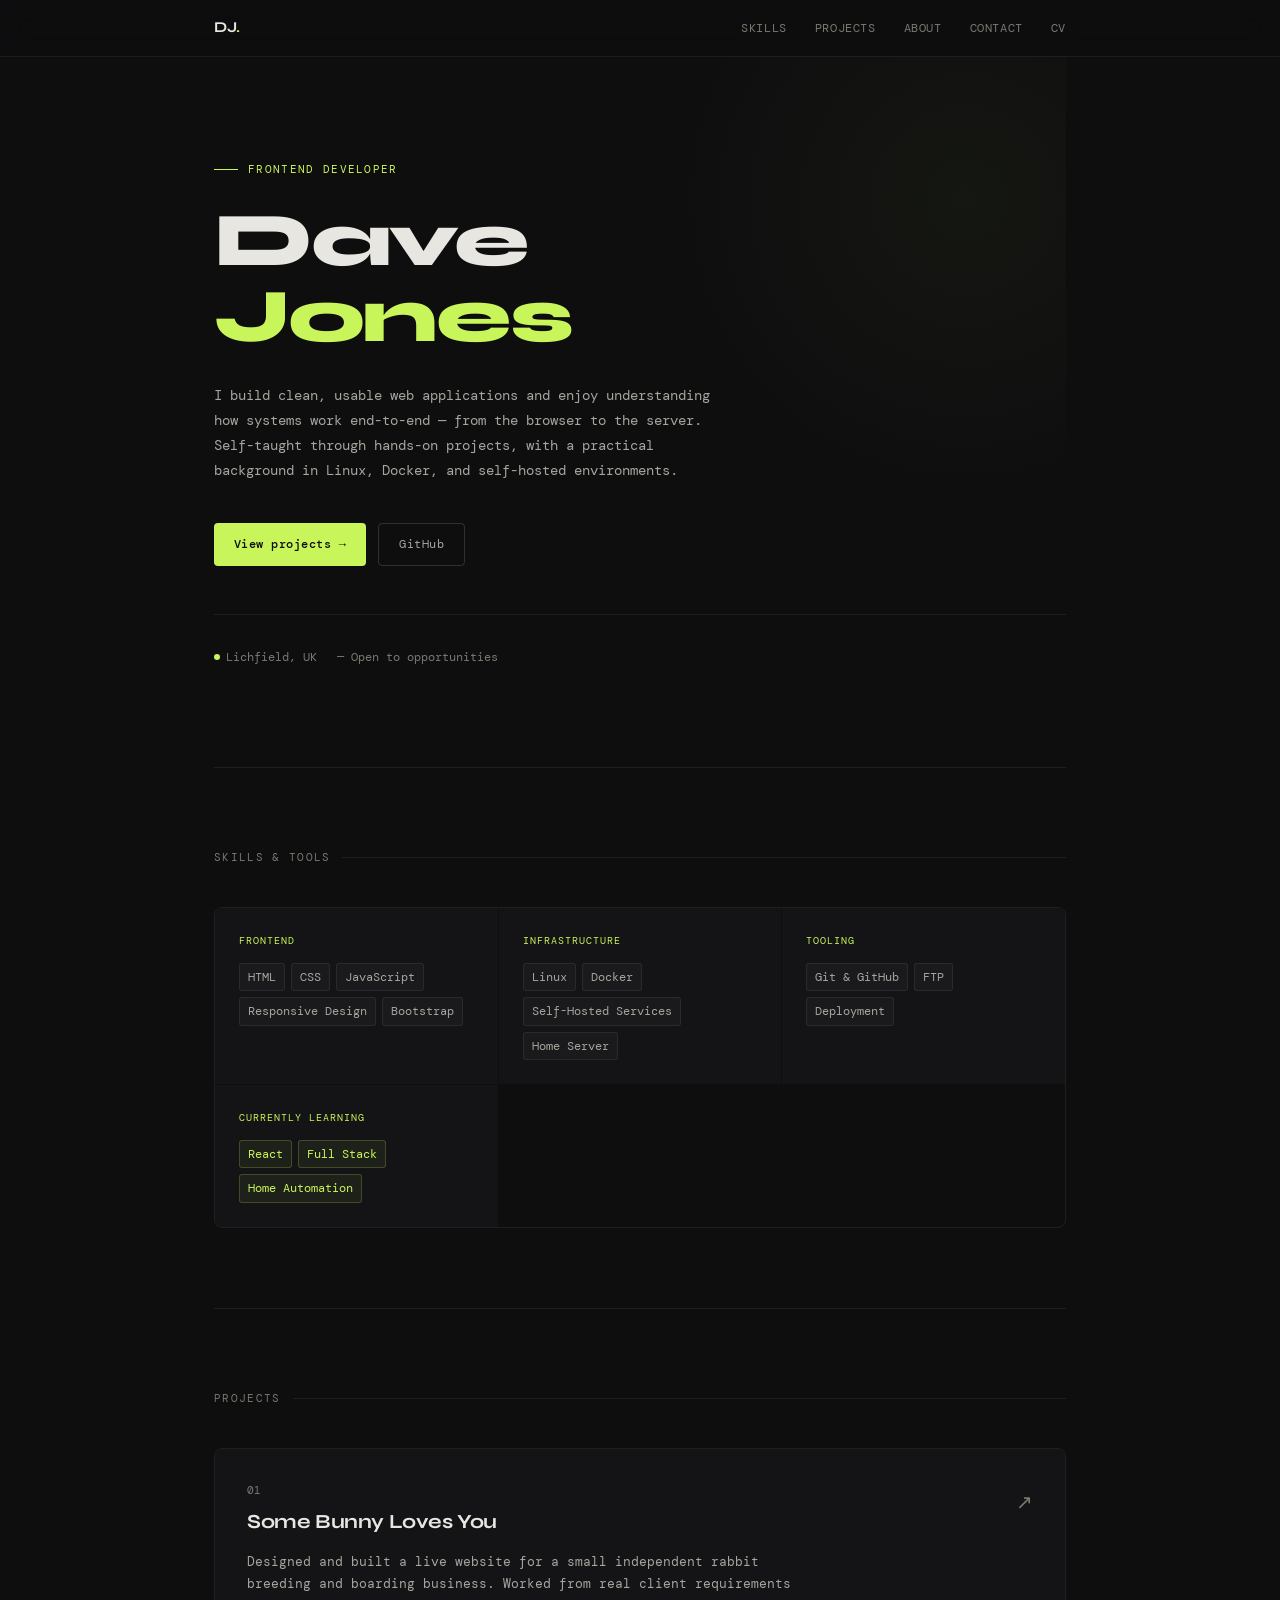
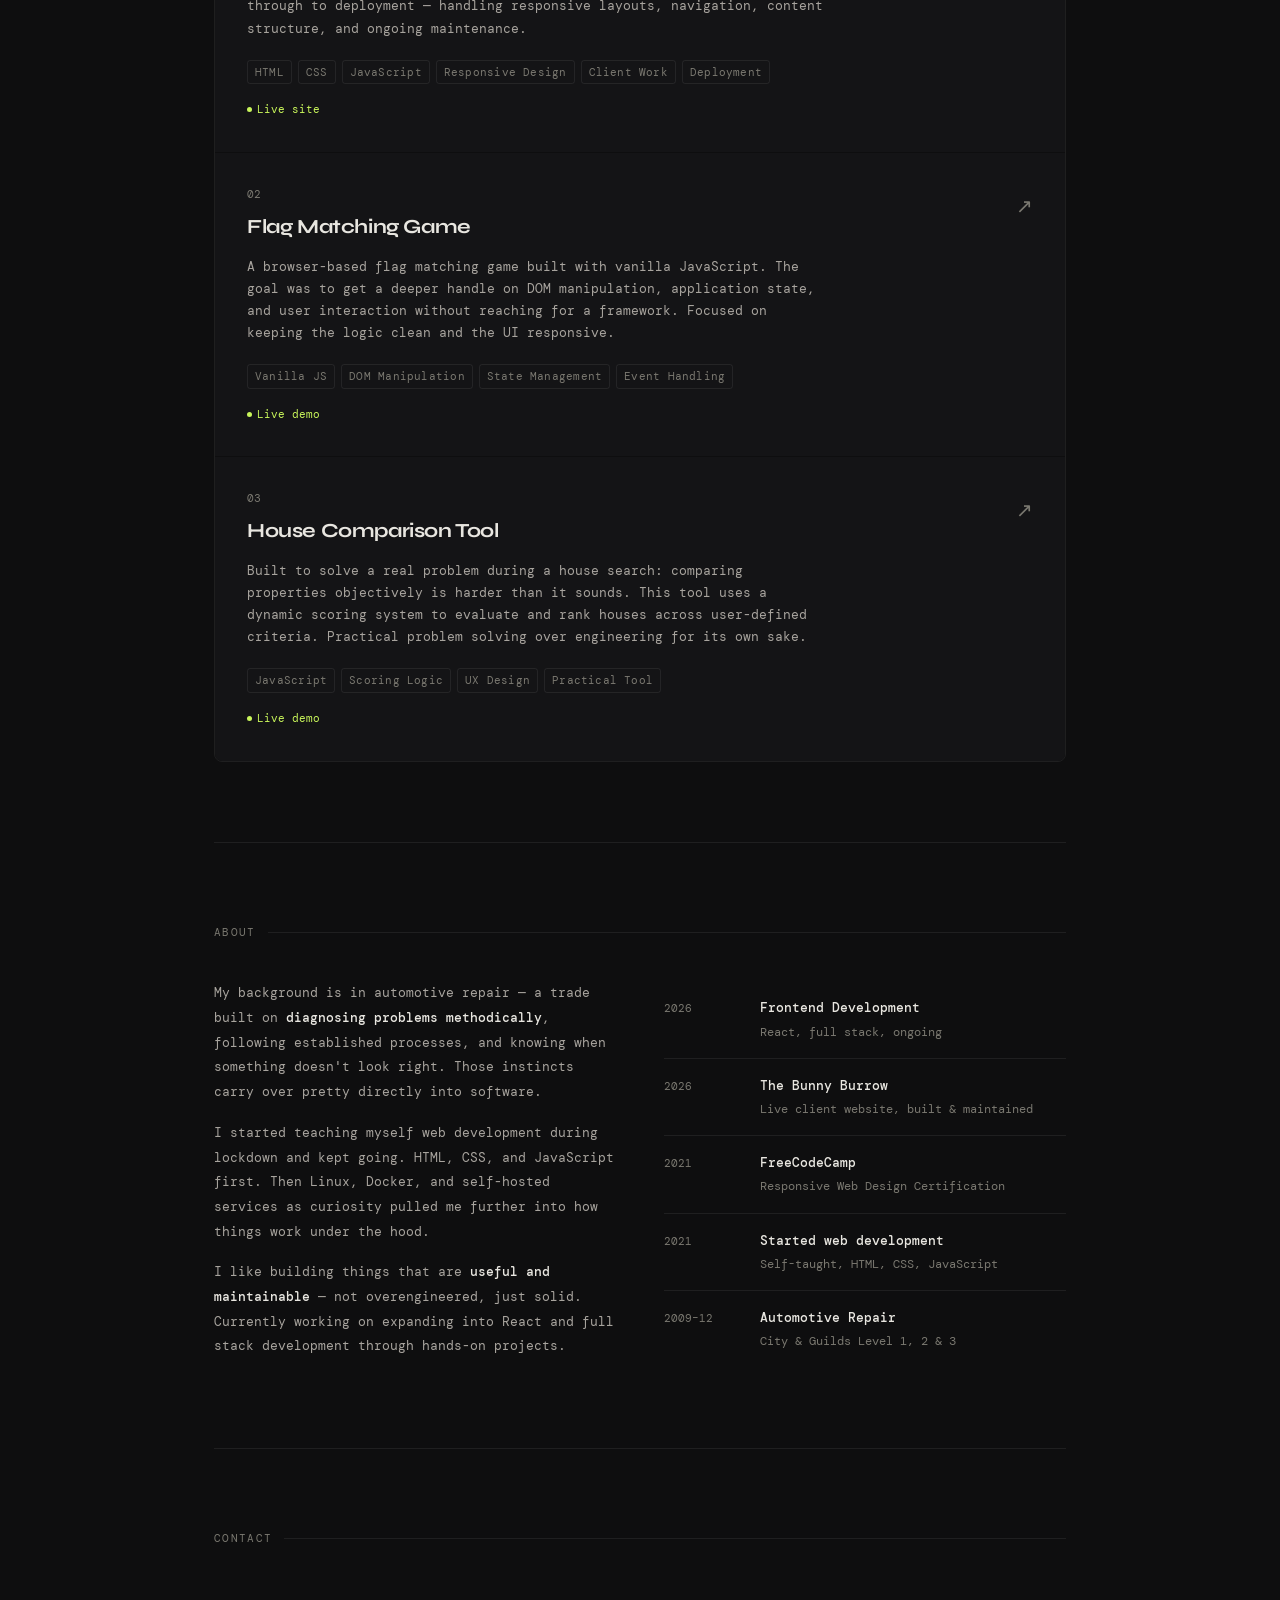
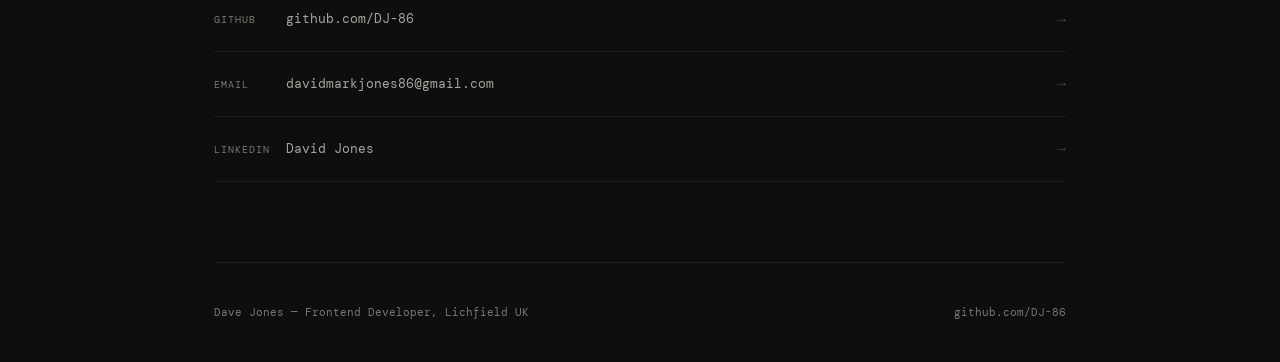
<file: index.html>
<!DOCTYPE html>
<html lang="en">
<head>
  <meta charset="UTF-8">
  <meta name="viewport" content="width=device-width, initial-scale=1.0">
  <title>Dave Jones — Frontend Developer</title>
  <link rel="preconnect" href="https://fonts.googleapis.com">
  <link rel="preconnect" href="https://fonts.gstatic.com" crossorigin>
  <link href="https://fonts.googleapis.com/css2?family=DM+Mono:ital,wght@0,300;0,400;0,500;1,300&family=Syne:wght@400;500;600;700;800&display=swap" rel="stylesheet">
  <link rel="stylesheet" href="style.css">
</head>
<body>

<!-- Nav -->
<nav>
  <div class="nav-inner">
    <a href="#" class="nav-logo">DJ<span>.</span></a>
    <ul class="nav-links">
      <li><a href="#skills">Skills</a></li>
      <li><a href="#projects">Projects</a></li>
      <li><a href="#about">About</a></li>
      <li><a href="#contact">Contact</a></li>
      <li><a href="cv/David-jonesCV.pdf">CV</a></li>
    </ul>
  </div>
</nav>

<!-- Hero -->
<div class="container">
  <div class="hero">
    <p class="hero-eyebrow">Frontend Developer</p>
    <h1 class="hero-headline">
      Dave<br>
      <em>Jones</em>
    </h1>
    <p class="hero-bio">
      I build clean, usable web applications and enjoy understanding how systems work
      end-to-end — from the browser to the server. Self-taught through hands-on
      projects, with a practical background in Linux, Docker, and self-hosted environments.
    </p>
    <div class="hero-links">
      <a href="#projects" class="btn btn-primary">View projects →</a>
      <a href="https://github.com/DJ-86" target="_blank" rel="noopener" class="btn btn-secondary">GitHub</a>
      
    </div>
    <div class="hero-location">
      <div class="hero-location-item">
        <span class="dot"></span>
        Lichfield, UK
      </div>
      <div class="hero-location-item">— Open to opportunities</div>
    </div>
  </div>
</div>

<!-- Skills -->
<div class="container">
  <section id="skills">
    <p class="section-label">Skills &amp; Tools</p>
    <div class="skills-grid">
      <div class="skill-group">
        <p class="skill-group-label">Frontend</p>
        <div class="skill-tags">
          <span class="skill-tag">HTML</span>
          <span class="skill-tag">CSS</span>
          <span class="skill-tag">JavaScript</span>
          <span class="skill-tag">Responsive Design</span>
          <span class="skill-tag">Bootstrap</span>
        </div>
      </div>
      <div class="skill-group">
        <p class="skill-group-label">Infrastructure</p>
        <div class="skill-tags">
          <span class="skill-tag">Linux</span>
          <span class="skill-tag">Docker</span>
          <span class="skill-tag">Self-Hosted Services</span>
          <span class="skill-tag">Home Server</span>
        </div>
      </div>
      <div class="skill-group">
        <p class="skill-group-label">Tooling</p>
        <div class="skill-tags">
          <span class="skill-tag">Git &amp; GitHub</span>
          <span class="skill-tag">FTP</span>
          <span class="skill-tag">Deployment</span>
        </div>
      </div>
      <div class="skill-group">
        <p class="skill-group-label">Currently Learning</p>
        <div class="skill-tags">
          <span class="skill-tag developing">React</span>
          <span class="skill-tag developing">Full Stack</span>
          <span class="skill-tag developing">Home Automation</span>
        </div>
      </div>
    </div>
  </section>
</div>

<!-- Projects -->
<div class="container">
  <section id="projects">
    <p class="section-label">Projects</p>
    <div class="projects-grid">

      <a href="https://www.somebunnylovesyou.co.uk" target="_blank" rel="noopener" class="project-card">
        <div class="project-header">
          <div>
            <p class="project-num">01</p>
            <h2 class="project-title">Some Bunny Loves You</h2>
          </div>
          <span class="project-arrow">↗</span>
        </div>
        <p class="project-desc">
          Designed and built a live website for a small independent rabbit breeding and boarding business.
          Worked from real client requirements through to deployment — handling responsive layouts,
          navigation, content structure, and ongoing maintenance.
        </p>
        <div class="project-tags">
          <span class="project-tag">HTML</span>
          <span class="project-tag">CSS</span>
          <span class="project-tag">JavaScript</span>
          <span class="project-tag">Responsive Design</span>
          <span class="project-tag">Client Work</span>
          <span class="project-tag">Deployment</span>
        </div>
        <div class="project-live"><span class="dot"></span> Live site</div>
      </a>

      <a href="projects/flag/index.html" target="_blank" rel="noopener" class="project-card">
        <div class="project-header">
          <div>
            <p class="project-num">02</p>
            <h2 class="project-title">Flag Matching Game</h2>
          </div>
          <span class="project-arrow">↗</span>
        </div>
        <p class="project-desc">
          A browser-based flag matching game built with vanilla JavaScript. The goal was to get a
          deeper handle on DOM manipulation, application state, and user interaction without reaching
          for a framework. Focused on keeping the logic clean and the UI responsive.
        </p>
        <div class="project-tags">
          <span class="project-tag">Vanilla JS</span>
          <span class="project-tag">DOM Manipulation</span>
          <span class="project-tag">State Management</span>
          <span class="project-tag">Event Handling</span>
        </div>
        <div class="project-live"><span class="dot"></span> Live demo</div>
      </a>

      <a href="projects/house/index.html" target="_blank" rel="noopener" class="project-card">
        <div class="project-header">
          <div>
            <p class="project-num">03</p>
            <h2 class="project-title">House Comparison Tool</h2>
          </div>
          <span class="project-arrow">↗</span>
        </div>
        <p class="project-desc">
          Built to solve a real problem during a house search: comparing properties objectively
          is harder than it sounds. This tool uses a dynamic scoring system to evaluate and rank
          houses across user-defined criteria. Practical problem solving over engineering for its own sake.
        </p>
        <div class="project-tags">
          <span class="project-tag">JavaScript</span>
          <span class="project-tag">Scoring Logic</span>
          <span class="project-tag">UX Design</span>
          <span class="project-tag">Practical Tool</span>
        </div>
        <div class="project-live"><span class="dot"></span> Live demo</div>
      </a>

    </div>
  </section>
</div>

<!-- About -->
<div class="container">
  <section id="about">
    <p class="section-label">About</p>
    <div class="about-grid">
      <div class="about-text">
        <p>
          My background is in automotive repair — a trade built on <strong>diagnosing problems
          methodically</strong>, following established processes, and knowing when something
          doesn't look right. Those instincts carry over pretty directly into software.
        </p>
        <p>
          I started teaching myself web development during lockdown and kept going. HTML, CSS,
          and JavaScript first. Then Linux, Docker, and self-hosted services as curiosity pulled
          me further into how things work under the hood.
        </p>
        <p>
          I like building things that are <strong>useful and maintainable</strong> — not
          overengineered, just solid. Currently working on expanding into React and full stack
          development through hands-on projects.
        </p>
      </div>
      <div>
        <div class="timeline">
          <div class="timeline-item">
            <span class="timeline-year">2026</span>
            <div class="timeline-content">
              <p class="timeline-title">Frontend Development</p>
              <p class="timeline-sub">React, full stack, ongoing</p>
            </div>
          </div>
          <div class="timeline-item">
            <span class="timeline-year">2026</span>
            <div class="timeline-content">
              <p class="timeline-title">The Bunny Burrow</p>
              <p class="timeline-sub">Live client website, built &amp; maintained</p>
            </div>
          </div>
          <div class="timeline-item">
            <span class="timeline-year">2021</span>
            <div class="timeline-content">
              <p class="timeline-title">FreeCodeCamp</p>
              <p class="timeline-sub">Responsive Web Design Certification</p>
            </div>
          </div>
          <div class="timeline-item">
            <span class="timeline-year">2021</span>
            <div class="timeline-content">
              <p class="timeline-title">Started web development</p>
              <p class="timeline-sub">Self-taught, HTML, CSS, JavaScript</p>
            </div>
          </div>
          <div class="timeline-item">
            <span class="timeline-year">2009–12</span>
            <div class="timeline-content">
              <p class="timeline-title">Automotive Repair</p>
              <p class="timeline-sub">City &amp; Guilds Level 1, 2 &amp; 3</p>
            </div>
          </div>
        </div>
      </div>
    </div>
  </section>
</div>

<!-- Contact -->
<div class="container">
  <section id="contact">
    <p class="section-label">Contact</p>
    <a href="https://github.com/DJ-86" target="_blank" rel="noopener" class="contact-row">
      <span class="contact-label">GitHub</span>
      <span class="contact-value">github.com/DJ-86</span>
      <span class="contact-arrow">→</span>
    </a>
    <a href="mailto:davidmarkjones86@gmail.com" class="contact-row">
      <span class="contact-label">Email</span>
      <span class="contact-value">davidmarkjones86@gmail.com</span>
      <span class="contact-arrow">→</span>
    </a>
    <a href="https://www.linkedin.com/in/david-jones-751206257/" target="_blank" rel="noopener" class="contact-row">
      <span class="contact-label">LinkedIn</span>
      <span class="contact-value">David Jones</span>
      <span class="contact-arrow">→</span>
    </a>
  </section>
</div>

<!-- Footer -->
<div class="container">
  <footer>
    <p>Dave Jones — Frontend Developer, Lichfield UK</p>
    <a href="https://github.com/DJ-86" target="_blank" rel="noopener">github.com/DJ-86</a>
  </footer>
</div>

<script src="main.js"></script>
</body>
</html>
</file>
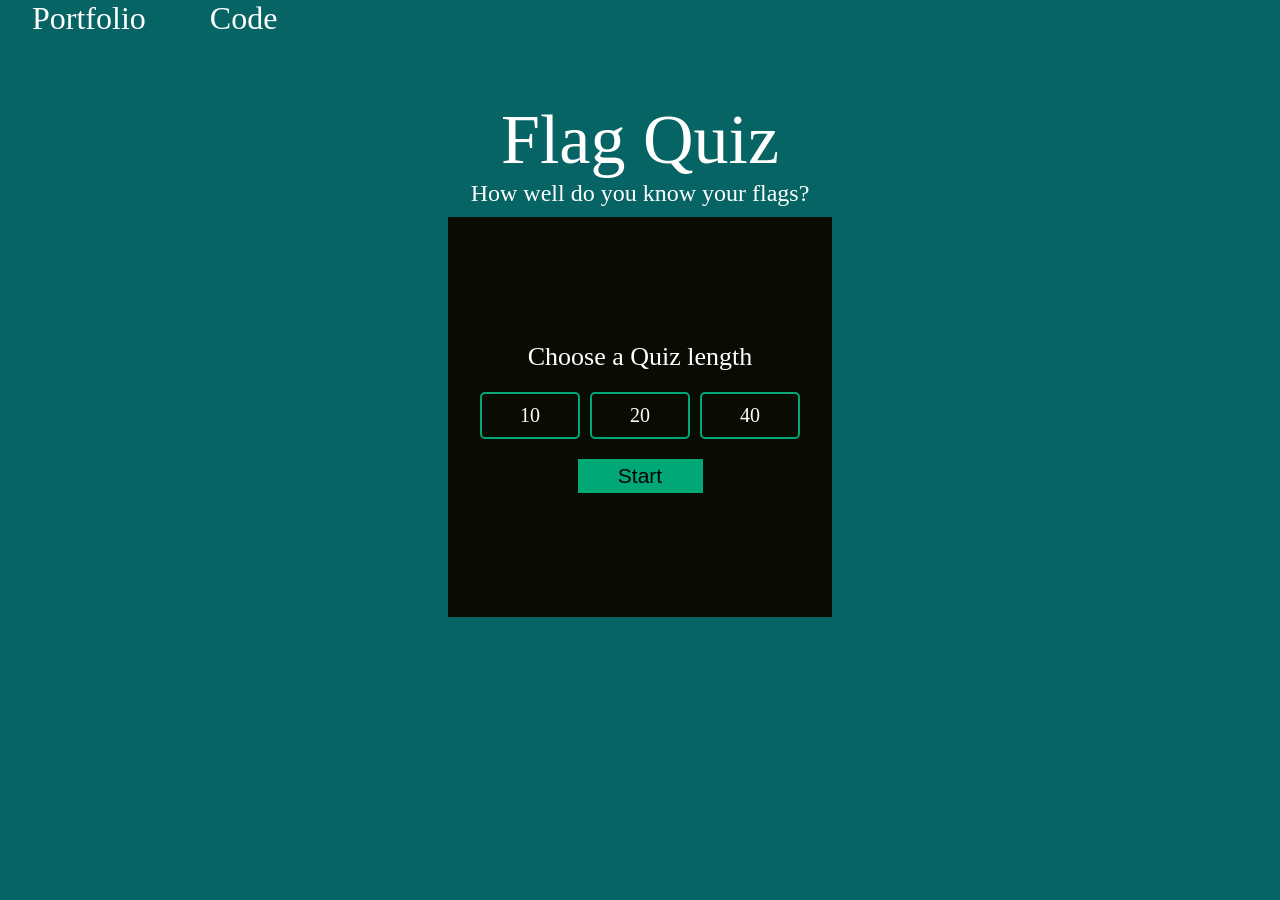
<file: projects/flag/index.html>
<!DOCTYPE html>
<html lang="en">
<head>
    <meta charset="UTF-8">
    <meta http-equiv="X-UA-Compatible" content="IE=edge">
    <meta name="viewport" content="width=device-width, initial-scale=1.0">
    <link rel="stylesheet" href="styles.css">
    
    <title>Country Quiz</title>
</head>
<body>
    <nav id="myNav">
        <ul id="navUl">
          <li><a class="navLink" href="https://davejonesuk.dev/">Portfolio</a></li>
          <li><a class="navLink" href="https://github.com/imBoonie/Flag-Quiz-Game/tree/main">Code</a></li>
        </ul>
    </nav>
    <h1>Flag Quiz</h1>
    <h2>How well do you know your flags?</h2>
    <div id="flagbox">
        <div id="settingLengthBox">
            <h4>Choose a Quiz length</h4>
            <div class="settingChoices">
                <input type="radio" class="settingChoice" name="flag" id="setting1">
                <label class="settingLabels" for="setting1" id="settingLabel1">10</label>
                <input type="radio" class="settingChoice" name="flag" id="setting2">
                <label class="settingLabels" for="setting2" id="settingLabel2">20</label>   
                <input type="radio" class="settingChoice" name="flag" id="setting3">
                <label class="settingLabels" for="setting3" id="settingLabel3">40</label>
            </div>
            <button id="startButton">Start</button>
        </div>
        <h3 id="score">Current score</h3>
        <img id="flag" src="svg/ad.svg" alt="country flag">    
    </div>
    <div id="multipleChoiceBox">
        <div class="allChoices">
        <input type="radio" class="choice" name="flag" id="choice1"> 
        <label class="answerLabels" id="label1"for="choice1">Choice1</label>   
    </div>
        <div class="allChoices">
        <input type="radio" class="choice" name="flag" id="choice2">
        <label class="answerLabels" id="label2"for="choice2">Choice2</label>
    </div>
        <div class="allChoices">
        <input type="radio" class="choice" name="flag" id="choice3">
        <label class="answerLabels" id="label3"for="choice3">Choice3</label> 
    </div>
        <div class="allChoices">
        <input type="radio" class="choice" name="flag" id="choice4"> 
        <label class="answerLabels" id="label4"for="choice4">Choice4</label>
    </div>
    </div> 
    <script src="app.js"></script>
</body>
</html>
</file>
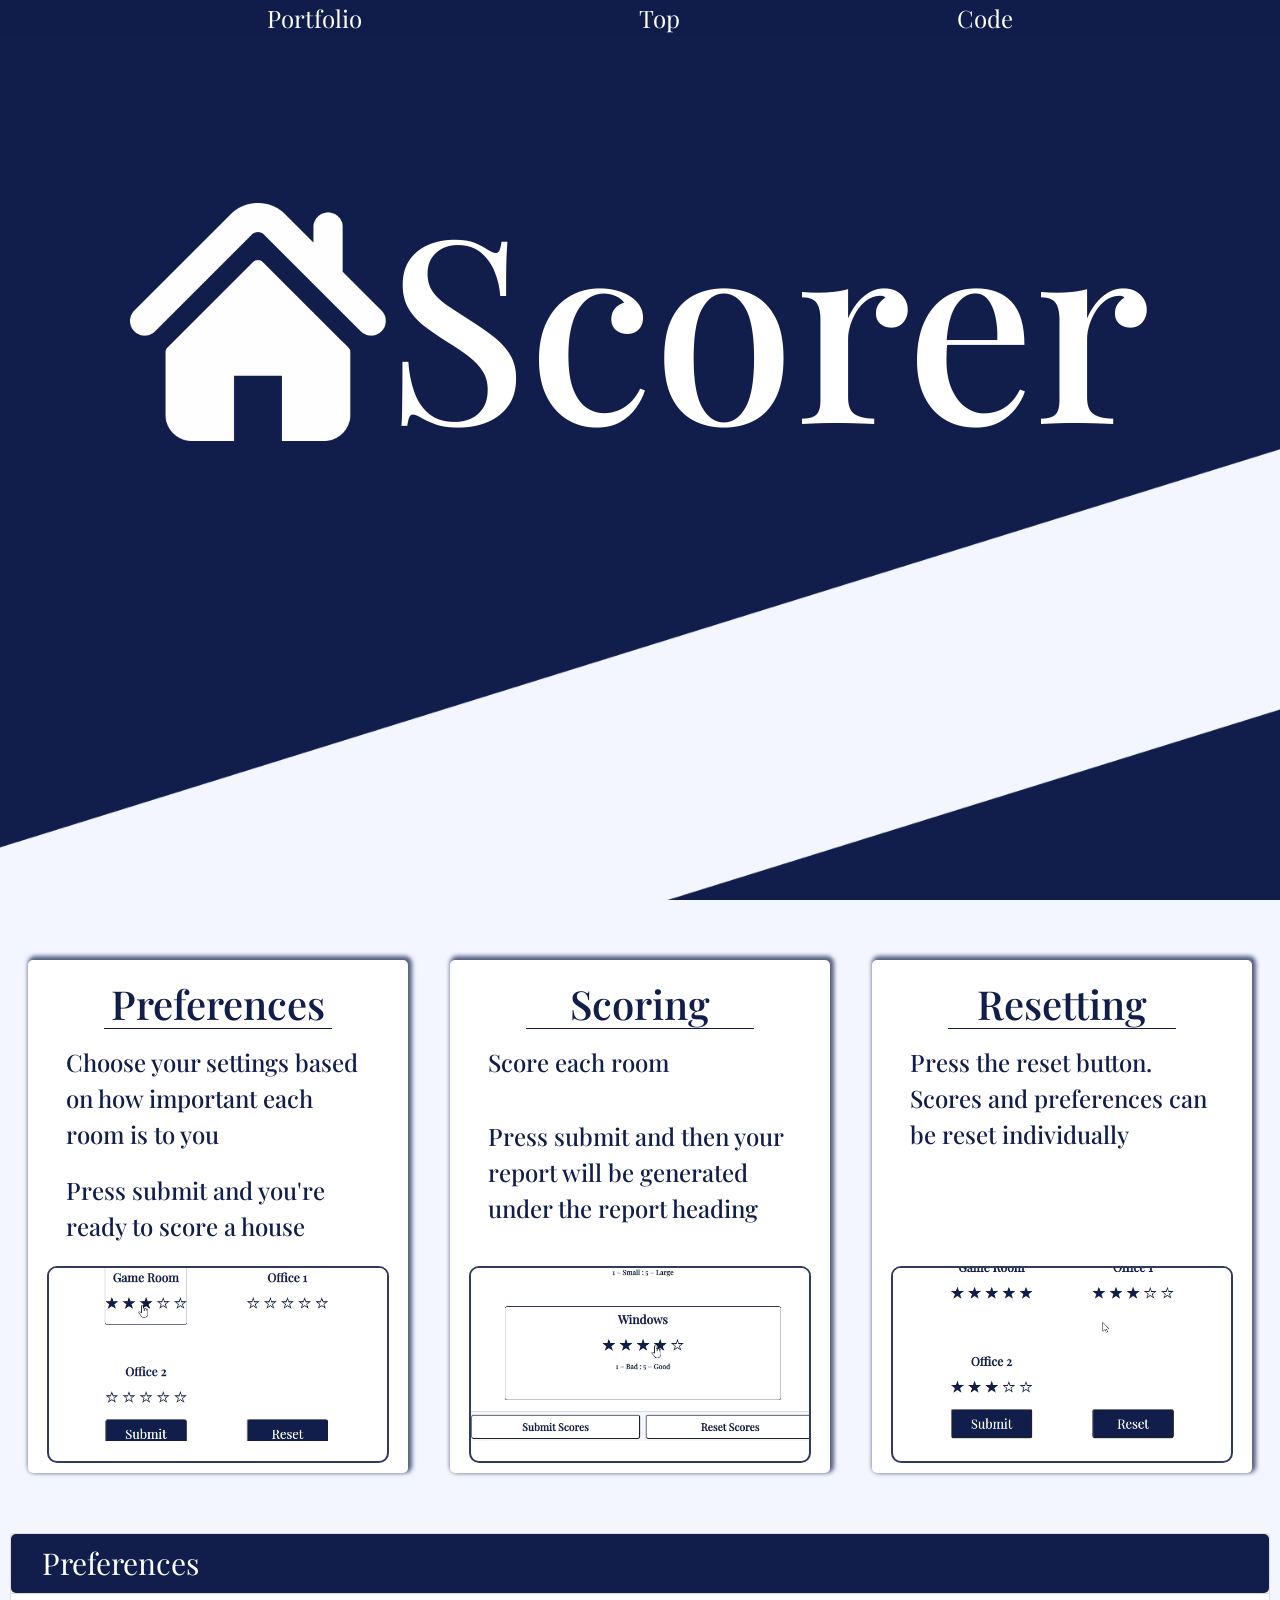
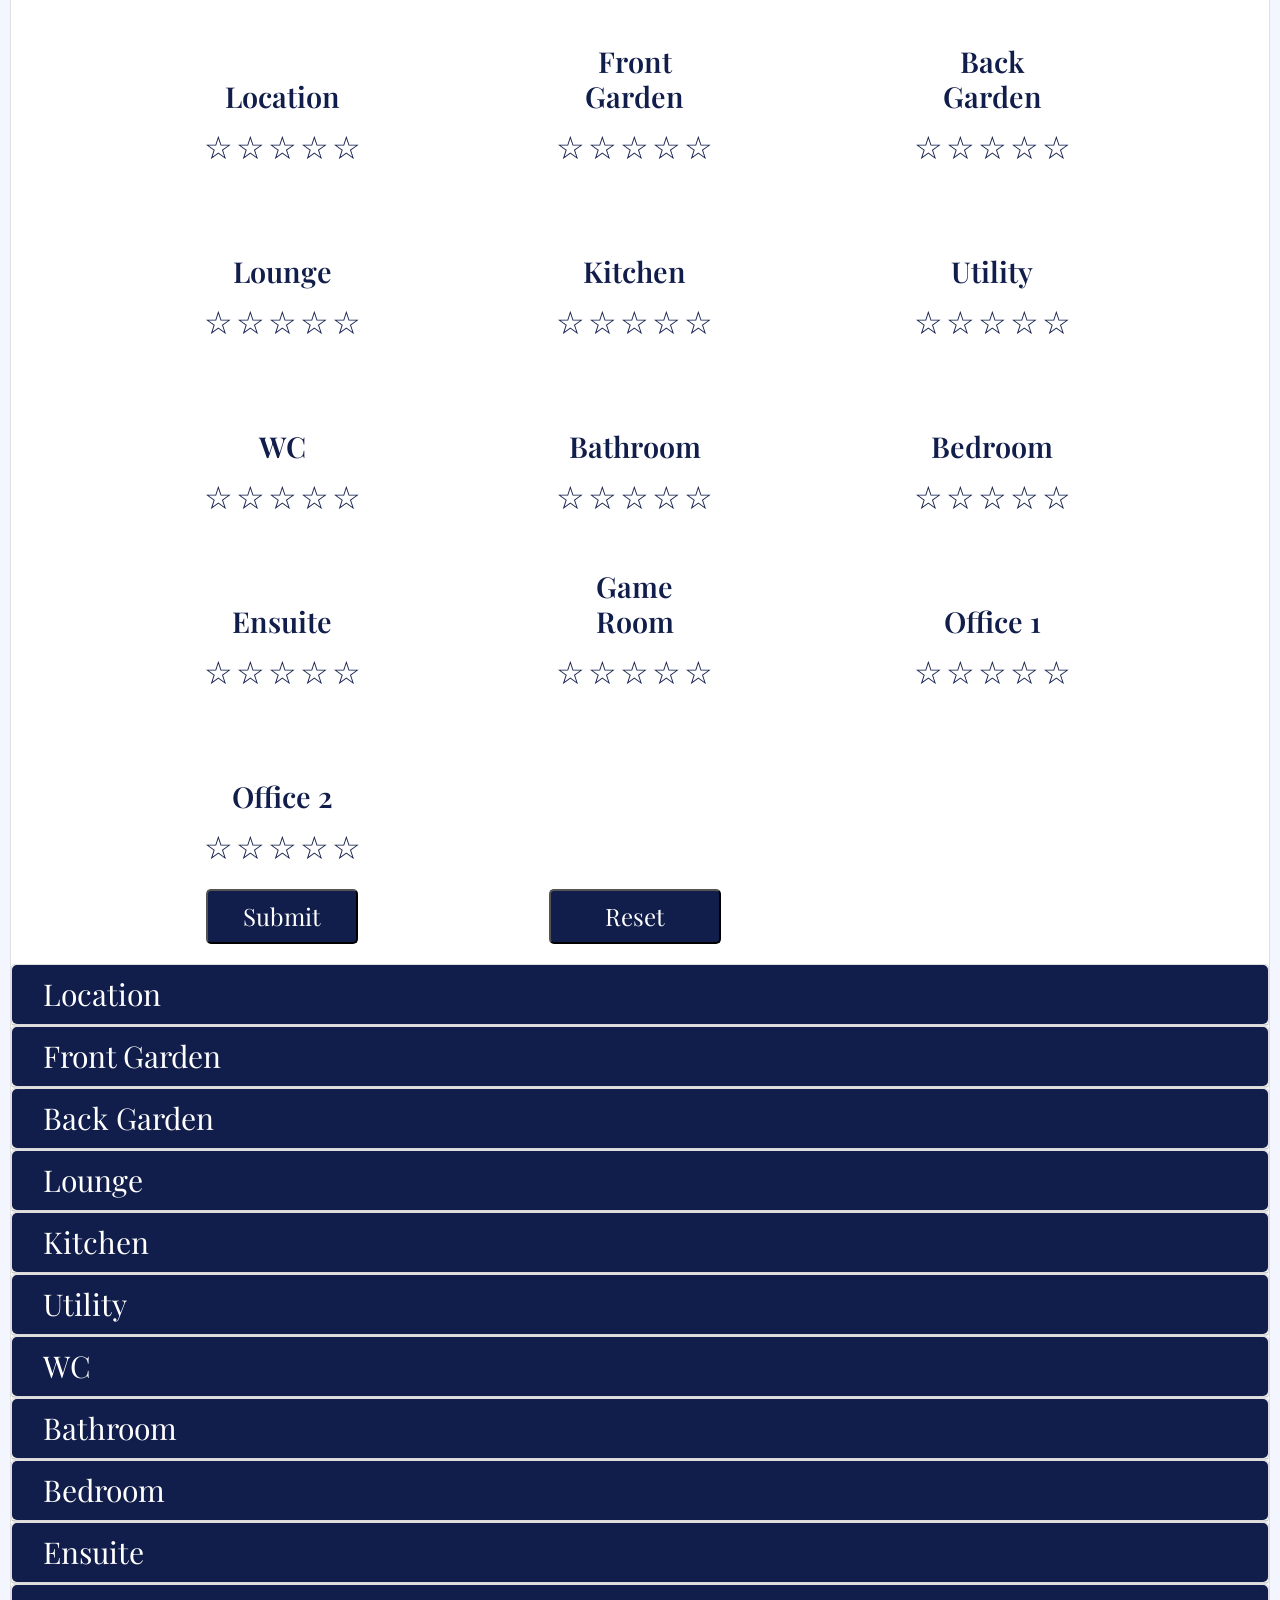
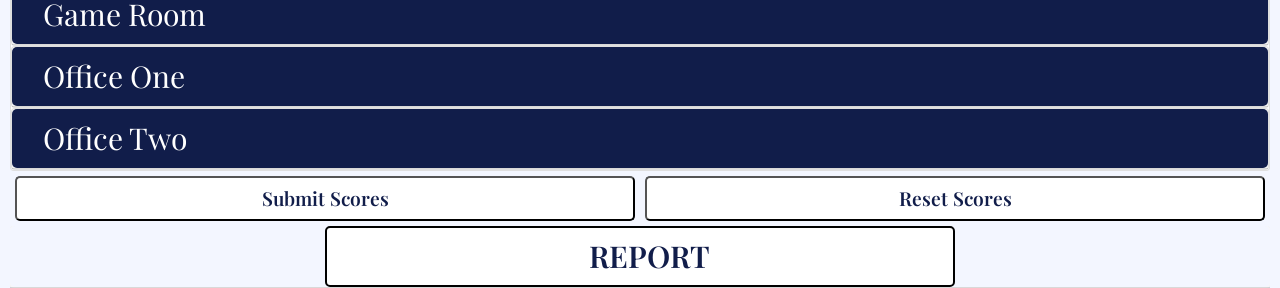
<file: projects/house/index.html>
<!DOCTYPE html>
<html lang="en">
<head>
    <meta charset="UTF-8">
    <meta http-equiv="X-UA-Compatible" content="IE=edge">
    <meta name="viewport" content="width=device-width, initial-scale=1.0">
    <link rel="stylesheet" href="https://maxcdn.bootstrapcdn.com/bootstrap/4.0.0/css/bootstrap.min.css" integrity="sha384-Gn5384xqQ1aoWXA+058RXPxPg6fy4IWvTNh0E263XmFcJlSAwiGgFAW/dAiS6JXm" crossorigin="anonymous">
    <link rel="stylesheet" href="styles.css">
    <link rel="preconnect" href="https://fonts.googleapis.com">
<link rel="preconnect" href="https://fonts.gstatic.com" crossorigin>
<link href="https://fonts.googleapis.com/css2?family=Playfair+Display:wght@400;500&display=swap" rel="stylesheet">
    <title>Our House Evaluator</title>
</head>
  <body>
    <nav id="myNav">
      <ul id="navUl">
        <li><a class="navLink" href="https://davejonesuk.dev/">Portfolio</a></li>
        <li><a class="navLink" href="index.html">Top</a></li>
        <li><a class="navLink" href="https://github.com/imBoonie/House">Code</a></li>
      </ul>
    </nav>
<div id="desktopBg">
  <img id="desktopLogo" src="Group.png" alt="House Logo">
  <h1 id="desktopLogoText" class="logoText">Scorer</h1>
</div>
<section id="howToSection">  
  <div class="howToTextBox" id="textBox1">
      <div class="howToTextBox">
        <h3 class="subHeaders">Preferences</h3>
          <p class="guide">Choose your settings based on how important each room is to you</p>
          <p class="guide">Press submit and you're ready to score a house</p>
      </div>
      <img class="gifs" src="preferences.gif" alt="preferences gif">
  </div>
      <div class="howToTextBox" id="textBox2">
        <h3 class="subHeaders">Scoring</h3>
          <p class="guide">Score each room</p>
          <p class="guide">Press submit and then your report will be generated under the report heading</p> 
      <img class="gifs" src="scoring.gif" alt="scoring gif">
    </div>
      <div class="howToTextBox" id="textBox3">
        <h3 class="subHeaders">Resetting</h3>
          <p class="guide">Press the reset button. Scores and preferences can be reset individually</p>
      <img class="gifs" src="resetting.gif" alt="resetting gif">
    </div>
  </div>
</section>
<section id=formSection>
  <div id="testBox">
    <form class="forms" action="" method="POST" id="settingForm">
      <div id="accordion" class="accordion">
        <div class="card">
          <div class="card-header" id="headingOne">
            <h5 class="mb-0">
              <button  id="location" type="button" class="btn btn-link" data-toggle="collapse" data-target="#collapseOne" aria-expanded="true" aria-controls="collapseOne">
                  Preferences
              </button>
            </h5> 
          </div>
            <div id="collapseOne" class="collapse show" aria-labelledby="headingOne" data-parent="#accordion">
              <div id="preferences" class="card-body">
                <div class="question"><h4>Location</h4>
                  <div class="rating">
                    <input type="radio" class="userSettings" name="setting1" value="5" id="locationSet5" required><label for="locationSet5">☆</label> 
                    <input type="radio" class="userSettings" name="setting1" value="4" id="locationSet4" ><label for="locationSet4">☆</label> 
                    <input type="radio" class="userSettings" name="setting1" value="3" id="locationSet3" ><label for="locationSet3">☆</label> 
                    <input type="radio" class="userSettings" name="setting1" value="2" id="locationSet2" ><label for="locationSet2">☆</label> 
                    <input type="radio" class="userSettings" name="setting1" value="1" id="locationSet1" ><label for="locationSet1">☆</label> 
                  </div> 
                </div>
                <div class="question"><h4>Front Garden</h4>
                  <div class="rating">
                    <input type="radio" class="userSettings" name="setting2" value="5" id="frontGardenSet5" required><label for="frontGardenSet5">☆</label> 
                    <input type="radio" class="userSettings" name="setting2" value="4" id="frontGardenSet4" required><label for="frontGardenSet4">☆</label> 
                    <input type="radio" class="userSettings" name="setting2" value="3" id="frontGardenSet3" required><label for="frontGardenSet3">☆</label> 
                    <input type="radio" class="userSettings" name="setting2" value="2" id="frontGardenSet2" required><label for="frontGardenSet2">☆</label> 
                    <input type="radio" class="userSettings" name="setting2" value="1" id="frontGardenSet1" required><label for="frontGardenSet1">☆</label> 
                  </div> 
                </div>
                <div class="question"><h4>Back Garden</h4>
                  <div class="rating">
                    <input type="radio" class="userSettings" name="setting3" value="5" id="backGardenSet5" required><label for="backGardenSet5">☆</label> 
                    <input type="radio" class="userSettings" name="setting3" value="4" id="backGardenSet4" required><label for="backGardenSet4">☆</label> 
                    <input type="radio" class="userSettings" name="setting3" value="3" id="backGardenSet3" required><label for="backGardenSet3">☆</label> 
                    <input type="radio" class="userSettings" name="setting3" value="2" id="backGardenSet2" required><label for="backGardenSet2">☆</label> 
                    <input type="radio" class="userSettings" name="setting3" value="1" id="backGardenSet1" required><label for="backGardenSet1">☆</label> 
                  </div>
                </div>
                <div class="question"><h4>Lounge</h4>
                  <div class="rating">
                    <input type="radio" class="userSettings" name="setting4" value="5" id="loungeSet5" required><label for="loungeSet5">☆</label> 
                    <input type="radio" class="userSettings" name="setting4" value="4" id="loungeSet4" required><label for="loungeSet4">☆</label> 
                    <input type="radio" class="userSettings" name="setting4" value="3" id="loungeSet3" required><label for="loungeSet3">☆</label> 
                    <input type="radio" class="userSettings" name="setting4" value="2" id="loungeSet2" required><label for="loungeSet2">☆</label> 
                    <input type="radio" class="userSettings" name="setting4" value="1" id="loungeSet1" required><label for="loungeSet1">☆</label> 
                  </div> 
                </div>
                <div class="question"><h4>Kitchen</h4>
                  <div class="rating">
                    <input type="radio" class="userSettings" name="setting5" value="5" id="kitchenSet5" required><label for="kitchenSet5">☆</label> 
                    <input type="radio" class="userSettings" name="setting5" value="4" id="kitchenSet4" required><label for="kitchenSet4">☆</label> 
                    <input type="radio" class="userSettings" name="setting5" value="3" id="kitchenSet3" required><label for="kitchenSet3">☆</label> 
                    <input type="radio" class="userSettings" name="setting5" value="2" id="kitchenSet2" required><label for="kitchenSet2">☆</label> 
                    <input type="radio" class="userSettings" name="setting5" value="1" id="kitchenSet1" required><label for="kitchenSet1">☆</label> 
                  </div> 
                </div>
                <div class="question"><h4>Utility</h4>
                  <div class="rating">
                    <input type="radio" class="userSettings" name="setting6" value="5" id="utilitySet5" required><label for="utilitySet5">☆</label> 
                    <input type="radio" class="userSettings" name="setting6" value="4" id="utilitySet4" required><label for="utilitySet4">☆</label> 
                    <input type="radio" class="userSettings" name="setting6" value="3" id="utilitySet3" required><label for="utilitySet3">☆</label> 
                    <input type="radio" class="userSettings" name="setting6" value="2" id="utilitySet2" required><label for="utilitySet2">☆</label> 
                    <input type="radio" class="userSettings" name="setting6" value="1" id="utilitySet1" required><label for="utilitySet1">☆</label> 
                  </div> 
                </div>
                <div class="question"><h4>WC</h4>
                  <div class="rating">
                    <input type="radio" class="userSettings" name="setting7" value="5" id="wcSet5" required><label for="wcSet5">☆</label> 
                    <input type="radio" class="userSettings" name="setting7" value="4" id="wcSet4" required><label for="wcSet4">☆</label> 
                    <input type="radio" class="userSettings" name="setting7" value="3" id="wcSet3" required><label for="wcSet3">☆</label> 
                    <input type="radio" class="userSettings" name="setting7" value="2" id="wcSet2" required><label for="wcSet2">☆</label> 
                    <input type="radio" class="userSettings" name="setting7" value="1" id="wcSet1" required><label for="wcSet1">☆</label> 
                  </div> 
                </div>
                <div class="question"><h4>Bathroom</h4>
                  <div class="rating">
                    <input type="radio" class="userSettings" name="setting8" value="5" id="bathroomSet5" required><label for="bathroomSet5">☆</label> 
                    <input type="radio" class="userSettings" name="setting8" value="4" id="bathroomSet4" required><label for="bathroomSet4">☆</label> 
                    <input type="radio" class="userSettings" name="setting8" value="3" id="bathroomSet3" required><label for="bathroomSet3">☆</label> 
                    <input type="radio" class="userSettings" name="setting8" value="2" id="bathroomSet2" required><label for="bathroomSet2">☆</label> 
                    <input type="radio" class="userSettings" name="setting8" value="1" id="bathroomSet1" required><label for="bathroomSet1">☆</label> 
                  </div> 
                </div>
                <div class="question"><h4>Bedroom</h4>
                  <div class="rating">
                    <input type="radio" class="userSettings" name="setting9" value="5" id="bedroomSet5" required><label for="bedroomSet5">☆</label> 
                    <input type="radio" class="userSettings" name="setting9" value="4" id="bedroomSet4" required><label for="bedroomSet4">☆</label> 
                    <input type="radio" class="userSettings" name="setting9" value="3" id="bedroomSet3" required><label for="bedroomSet3">☆</label> 
                    <input type="radio" class="userSettings" name="setting9" value="2" id="bedroomSet2" required><label for="bedroomSet2">☆</label> 
                    <input type="radio" class="userSettings" name="setting9" value="1" id="bedroomSet1" required><label for="bedroomSet1">☆</label> 
                  </div> 
                </div>
                <div class="question"><h4>Ensuite</h4>
                  <div class="rating">
                    <input type="radio" class="userSettings" name="setting10" value="5" id="ensuiteSet5" required><label for="ensuiteSet5">☆</label> 
                    <input type="radio" class="userSettings" name="setting10" value="4" id="ensuiteSet4" required><label for="ensuiteSet4">☆</label> 
                    <input type="radio" class="userSettings" name="setting10" value="3" id="ensuiteSet3" required><label for="ensuiteSet3">☆</label> 
                    <input type="radio" class="userSettings" name="setting10" value="2" id="ensuiteSet2" required><label for="ensuiteSet2">☆</label> 
                    <input type="radio" class="userSettings" name="setting10" value="1" id="ensuiteSet1" required><label for="ensuiteSet1">☆</label> 
                  </div> 
                </div>
                <div class="question"><h4>Game Room</h4>
                  <div class="rating">
                    <input type="radio" class="userSettings" name="setting11" value="5" id="gameRoomSet5" required><label for="gameRoomSet5">☆</label> 
                    <input type="radio" class="userSettings" name="setting11" value="4" id="gameRoomSet4" required><label for="gameRoomSet4">☆</label> 
                    <input type="radio" class="userSettings" name="setting11" value="3" id="gameRoomSet3" required><label for="gameRoomSet3">☆</label> 
                    <input type="radio" class="userSettings" name="setting11" value="2" id="gameRoomSet2" required><label for="gameRoomSet2">☆</label> 
                    <input type="radio" class="userSettings" name="setting11" value="1" id="gameRoomSet1" required><label for="gameRoomSet1">☆</label> 
                  </div> 
                </div>
                <div class="question"><h4>Office 1</h4>
                  <div class="rating">
                    <input type="radio" class="userSettings" name="setting12" value="5" id="office1Set5" required><label for="office1Set5">☆</label> 
                    <input type="radio" class="userSettings" name="setting12" value="4" id="office1Set4" required><label for="office1Set4">☆</label> 
                    <input type="radio" class="userSettings" name="setting12" value="3" id="office1Set3" required><label for="office1Set3">☆</label> 
                    <input type="radio" class="userSettings" name="setting12" value="2" id="office1Set2" required><label for="office1Set2">☆</label> 
                    <input type="radio" class="userSettings" name="setting12" value="1" id="office1Set1" required><label for="office1Set1">☆</label> 
                  </div> 
                </div>
                <div class="question"><h4>Office 2</h4>
                  <div class="rating">
                    <input type="radio" class="userSettings" name="setting13" value="5" id="office2Set5" required><label for="office2Set5">☆</label> 
                    <input type="radio" class="userSettings" name="setting13" value="4" id="office2Set4" required><label for="office2Set4">☆</label> 
                    <input type="radio" class="userSettings" name="setting13" value="3" id="office2Set3" required><label for="office2Set3">☆</label> 
                    <input type="radio" class="userSettings" name="setting13" value="2" id="office2Set2" required><label for="office2Set2">☆</label> 
                    <input type="radio" class="userSettings" name="setting13" value="1" id="office2Set1" required><label for="office2Set1">☆</label> 
                  </div> 
                </div>
                  <input type="button" class="myButton" id="settingButton" value="Submit">
                  <input type="button" class="myButton" id="settingButtonReset" value="Reset">
                </div>
    </form>
</div>
  <form class="forms" action="" method="POST" id="scoreForm">
    <div class="card">
      <div class="card-header" id="headingTwo">
        <h5 class="mb-0">
          <button  id="location" type="button" class="btn btn-link" data-toggle="collapse" data-target="#collapseTwo" aria-expanded="true" aria-controls="collapseTwo">
            Location
          </button>
        </h5>
      </div>
      <div id="collapseTwo" class="collapse" aria-labelledby="headingTwo" data-parent="#accordion">
        <div class="card-body">
          <div class="question"><h4>Road Pollution</h4>
            <div class="rating">
              <input type="radio" class="userRatings" name="locRating1" value="5" id="locPollution1" required><label for="locPollution1">☆</label> 
              <input type="radio" class="userRatings" name="locRating1" value="4" id="locPollution2" required><label for="locPollution2">☆</label> 
              <input type="radio" class="userRatings" name="locRating1" value="3" id="locPollution3" required><label for="locPollution3">☆</label> 
              <input type="radio" class="userRatings" name="locRating1" value="2" id="locPollution4" required><label for="locPollution4">☆</label> 
              <input type="radio" class="userRatings" name="locRating1" value="1" id="locPollution5" required><label for="locPollution5">☆</label> 
            </div> 
            <p class="key">1 = Lots : 5 = Little</p>
          </div>
          <div class="question"><h4>Parents</h4>
            <div class="rating"> 
              <input type="radio" class="userRatings" name="locRating2" value="5" id="locParents5" required><label for="locParents5">☆</label> 
              <input type="radio" class="userRatings" name="locRating2" value="4" id="locParents4" required><label for="locParents4">☆</label> 
              <input type="radio" class="userRatings" name="locRating2" value="3" id="locParents3" required><label for="locParents3">☆</label> 
              <input type="radio" class="userRatings" name="locRating2" value="2" id="locParents2" required><label for="locParents2">☆</label> 
              <input type="radio" class="userRatings" name="locRating2" value="1" id="locParents1" required><label for="locParents1">☆</label>
            </div> 
            <p class="key">1 = Far : 5 = Close</p>
          </div>
          <div class="question"><h4>Schools</h4>
            <div class="rating"> 
              <input type="radio" class="userRatings" name="locRating3" value="5" id="locSchool5" required><label for="locSchool5">☆</label> 
              <input type="radio" class="userRatings" name="locRating3" value="4" id="locSchool4" required><label for="locSchool4">☆</label> 
              <input type="radio" class="userRatings" name="locRating3" value="3" id="locSchool3" required><label for="locSchool3">☆</label> 
              <input type="radio" class="userRatings" name="locRating3" value="2" id="locSchool2" required><label for="locSchool2">☆</label> 
              <input type="radio" class="userRatings" name="locRating3" value="1" id="locSchool1" required><label for="locSchool1">☆</label>
            </div> 
            <p class="key">1 = Close : 5 = Far</p>
          </div>
          <div class="question"><h4>Amenities</h4>
            <div class="rating"> 
              <input type="radio" class="userRatings" name="locRating4" value="5" id="locAmenities5" required><label for="locAmenities5">☆</label> 
              <input type="radio" class="userRatings" name="locRating4" value="4" id="locAmenities4" required><label for="locAmenities4">☆</label> 
              <input type="radio" class="userRatings" name="locRating4" value="3" id="locAmenities3" required><label for="locAmenities3">☆</label> 
              <input type="radio" class="userRatings" name="locRating4" value="2" id="locAmenities2" required><label for="locAmenities2">☆</label> 
              <input type="radio" class="userRatings" name="locRating4" value="1" id="locAmenities1" required><label for="locAmenities1">☆</label>
            </div> 
            <p class="key">1 = Far : 5 = Close</p>
          </div>
          <div class="question"><h4>Light Pollution</h4>
            <div class="rating"> 
              <input type="radio" class="userRatings" name="locRating5" value="5" id="locLight5" required><label for="locLight5">☆</label> 
              <input type="radio" class="userRatings" name="locRating5" value="4" id="locLight4" required><label for="locLight4">☆</label> 
              <input type="radio" class="userRatings" name="locRating5" value="3" id="locLight3" required><label for="locLight3">☆</label> 
              <input type="radio" class="userRatings" name="locRating5" value="2" id="locLight2" required><label for="locLight2">☆</label> 
              <input type="radio" class="userRatings" name="locRating5" value="1" id="locLight1" required><label for="locLight1">☆</label>
            </div> 
            <p class="key">1 = Lots : 5 = None</p>  
          </div>
        </div>
      </div>
    </div>
    <div class="card">
      <div class="card-header" id="headingThree">
        <h5 class="mb-0">
          <button type="button" class="btn btn-link collapsed" data-toggle="collapse" data-target="#collapseThree" aria-expanded="false" aria-controls="collapseThree">
          Front Garden
          </button>
        </h5>
      </div>
      <div id="collapseThree" class="collapse" aria-labelledby="headingThree" data-parent="#accordion">
        <div class="card-body">
          <div class="question"><h4>Looks</h4>
            <div class="rating"> 
              <input type="radio" class="userRatings" name="frontRating1" value="5" id="frontLooks5" required><label for="frontLooks5">☆</label> 
              <input type="radio" class="userRatings" name="frontRating1" value="4" id="frontLooks4" required><label for="frontLooks4">☆</label> 
              <input type="radio" class="userRatings" name="frontRating1" value="3" id="frontLooks3" required><label for="frontLooks3">☆</label> 
              <input type="radio" class="userRatings" name="frontRating1" value="2" id="frontLooks2" required><label for="frontLooks2">☆</label> 
              <input type="radio" class="userRatings" name="frontRating1" value="1" id="frontLooks1" required><label for="frontLooks1">☆</label>
            </div> 
            <p class="key">1 = Bad : 5 = Good</p> 
          </div>
          <div class="question"><h4>Privacy</h4>
            <div class="rating"> 
              <input type="radio" class="userRatings" name="frontRating2" value="5" id="frontPrivacy5" required><label for="frontPrivacy5">☆</label> 
              <input type="radio" class="userRatings" name="frontRating2" value="4" id="frontPrivacy4" required><label for="frontPrivacy4">☆</label> 
              <input type="radio" class="userRatings" name="frontRating2" value="3" id="frontPrivacy3" required><label for="frontPrivacy3">☆</label> 
              <input type="radio" class="userRatings" name="frontRating2" value="2" id="frontPrivacy2" required><label for="frontPrivacy2">☆</label> 
              <input type="radio" class="userRatings" name="frontRating2" value="1" id="frontPrivacy1" required><label for="frontPrivacy1">☆</label>
            </div> 
            <p class="key">1 = None : 5 = Lots</p> 
            </div>
          <div class="question"><h4>Parking</h4>
            <div class="yesNoRating"> 
              <input type="radio" class="userRatings" name="frontRating3" value="5" id="parking1" required><label class="yesNoLabel"for="parking1">👍</label> 
                <input type="radio" class="userRatings" name="frontRating3" value="1" id="parking2" required><label class="yesNoLabel" for="parking2">👎</label> 
            </div> 
          </div>
          <div class="question"><h4>Grass</h4>
            <div class="yesNoRating"> 
              <input type="radio" class="userRatings" name="frontRating4" value="5" id="grass1" required><label class="yesNoLabel"for="grass1">👍</label> 
              <input type="radio" class="userRatings" name="frontRating4" value="1" id="grass2" required><label class="yesNoLabel" for="grass2">👎</label> 
            </div> 
          </div>
        </div>
      </div>
    </div>
    <div class="card">
      <div class="card-header" id="headingFour">
        <h5 class="mb-0">
          <button type="button" class="btn btn-link collapsed" data-toggle="collapse" data-target="#collapseFour" aria-expanded="false" aria-controls="collapseFour">
          Back Garden
          </button>
        </h5>
      </div>
      <div id="collapseFour" class="collapse" aria-labelledby="headingFour" data-parent="#accordion">
        <div class="card-body">
          <div class="question"><h4>Size</h4>
            <div class="rating"> 
              <input type="radio" class="userRatings" name="backGardenRating1" value="5" id="backGardenSize5" required><label for="backGardenSize5">☆</label> 
              <input type="radio" class="userRatings" name="backGardenRating1" value="4" id="backGardenSize4" required><label for="backGardenSize4">☆</label> 
              <input type="radio" class="userRatings" name="backGardenRating1" value="3" id="backGardenSize3" required><label for="backGardenSize3">☆</label> 
              <input type="radio" class="userRatings" name="backGardenRating1" value="2" id="backGardenSize2" required><label for="backGardenSize2">☆</label> 
              <input type="radio" class="userRatings" name="backGardenRating1" value="1" id="backGardenSize1" required><label for="backGardenSize1">☆</label>
            </div> 
            <p class="key">1 = Small : 5 = Large</p> 
          </div>
          <div class="question"><h4>Privacy</h4>
            <div class="rating"> 
              <input type="radio" class="userRatings" name="backGardenRating2" value="5" id="backGardenPrivacy5" required><label for="backGardenPrivacy5">☆</label> 
              <input type="radio" class="userRatings" name="backGardenRating2" value="4" id="backGardenPrivacy4" required><label for="backGardenPrivacy4">☆</label> 
              <input type="radio" class="userRatings" name="backGardenRating2" value="3" id="backGardenPrivacy3" required><label for="backGardenPrivacy3">☆</label> 
              <input type="radio" class="userRatings" name="backGardenRating2" value="2" id="backGardenPrivacy2" required><label for="backGardenPrivacy2">☆</label> 
              <input type="radio" class="userRatings" name="backGardenRating2" value="1" id="backGardenPrivacy1" required><label for="backGardenPrivacy1">☆</label>
            </div> 
            <p class="key">1 = None : 5 = Lots</p> 
          </div>
          <div class="question"><h4>Landscape</h4>
            <div class="yesNoRating"> 
              <input type="radio" class="userRatings" name="backGardenRating3" value="5" id="backGardenLandscape1" required><label class="yesNoLabel"for="backGardenLandscape1">👍</label> 
              <input type="radio" class="userRatings" name="backGardenRating3" value="1" id="backGardenLandscape2" required><label class="yesNoLabel" for="backGardenLandscape2">👎</label> 
            </div> 
          </div>
        </div>
      </div>
    </div>
    <div class="card">
      <div class="card-header" id="headingFive">
        <h5 class="mb-0">
          <button type="button" class="btn btn-link collapsed" data-toggle="collapse" data-target="#collapseFive" aria-expanded="false" aria-controls="collapseFive">
          Lounge
          </button>
        </h5>
      </div>
      <div id="collapseFive" class="collapse" aria-labelledby="heading" data-parent="#accordion">
        <div class="card-body">
          <div class="question"><h4>Size</h4>
            <div class="rating"> 
              <input type="radio" class="userRatings" name="loungeRating1" value="5" id="loungeSize5" required><label for="loungeSize5">☆</label> 
              <input type="radio" class="userRatings" name="loungeRating1" value="4" id="loungeSize4" required><label for="loungeSize4">☆</label> 
              <input type="radio" class="userRatings" name="loungeRating1" value="3" id="loungeSize3" required><label for="loungeSize3">☆</label> 
              <input type="radio" class="userRatings" name="loungeRating1" value="2" id="loungeSize2" required><label for="loungeSize2">☆</label> 
              <input type="radio" class="userRatings" name="loungeRating1" value="1" id="loungeSize1" required><label for="loungeSize1">☆</label>
            </div> 
            <p class="key">1 = Small : 5 = Large</p> 
            </div>
            <div class="question"><h4>Windows</h4>
              <div class="rating"> 
                <input type="radio" class="userRatings" name="loungeRating2" value="5" id="loungeWindows5" required><label for="loungeWindows5">☆</label> 
                <input type="radio" class="userRatings" name="loungeRating2" value="4" id="loungeWindows4" required><label for="loungeWindows4">☆</label> 
                <input type="radio" class="userRatings" name="loungeRating2" value="3" id="loungeWindows3" required><label for="loungeWindows3">☆</label> 
                <input type="radio" class="userRatings" name="loungeRating2" value="2" id="loungeWindows2" required><label for="loungeWindows2">☆</label> 
                <input type="radio" class="userRatings" name="loungeRating2" value="1" id="loungeWindows1" required><label for="loungeWindows1">☆</label>
              </div> 
              <p class="key">1 = Bad : 5 = Good </p> 
            </div>
            <div class="question"><h4>TV Space</h4>
              <div class="yesNoRating"> 
                <input type="radio" class="userRatings" name="lounge#Rating3" value="5" id="loungeTV1" required><label class="yesNoLabel"for="loungeTV1">👍</label> 
                <input type="radio" class="userRatings" name="lounge#Rating3" value="1" id="loungeTV2" required><label class="yesNoLabel" for="loungeTV2">👎</label> 
              </div> 
            </div>
            <div class="question"><h4>Sofa Space</h4>
            <div class="yesNoRating"> 
              <input type="radio" class="userRatings" name="lounge#Rating4" value="5" id="loungeSofa1" required><label class="yesNoLabel"for="loungeSofa1">👍</label> 
              <input type="radio" class="userRatings" name="lounge#Rating4" value="1" id="loungeSofa2" required><label class="yesNoLabel" for="loungeSofa2">👎</label> 
            </div> 
          </div>
        </div>
      </div>
    </div>
    <div class="card">
      <div class="card-header" id="headingSix">
        <h5 class="mb-0">
          <button type="button" class="btn btn-link collapsed" data-toggle="collapse" data-target="#collapseSix" aria-expanded="false" aria-controls="collapseSix">
          Kitchen
          </button>
        </h5>
      </div>
      <div id="collapseSix" class="collapse" aria-labelledby="headingSix" data-parent="#accordion">
        <div class="card-body">
          <div class="question"><h4>Size</h4>
            <div class="rating"> 
              <input type="radio" class="userRatings" name="kitchenRating1" value="5" id="kitchenSize5" required><label for="kitchenSize5">☆</label> 
              <input type="radio" class="userRatings" name="kitchenRating1" value="4" id="kitchenSize4" required><label for="kitchenSize4">☆</label> 
              <input type="radio" class="userRatings" name="kitchenRating1" value="3" id="kitchenSize3" required><label for="kitchenSize3">☆</label> 
              <input type="radio" class="userRatings" name="kitchenRating1" value="2" id="kitchenSize2" required><label for="kitchenSize2">☆</label> 
              <input type="radio" class="userRatings" name="kitchenRating1" value="1" id="kitchenSize1" required><label for="kitchenSize1">☆</label>
            </div> 
            <p class="key">1 = Small : 5 = Large</p> 
          </div>
          <div class="question"><h4>Windows</h4>
            <div class="rating"> 
              <input type="radio" class="userRatings" name="kitchenRating2" value="5" id="kitchenWindows5" required><label for="kitchenWindows5">☆</label> 
              <input type="radio" class="userRatings" name="kitchenRating2" value="4" id="kitchenWindows4" required><label for="kitchenWindows4">☆</label> 
              <input type="radio" class="userRatings" name="kitchenRating2" value="3" id="kitchenWindows3" required><label for="kitchenWindows3">☆</label> 
              <input type="radio" class="userRatings" name="kitchenRating2" value="2" id="kitchenWindows2" required><label for="kitchenWindows2">☆</label> 
              <input type="radio" class="userRatings" name="kitchenRating2" value="1" id="kitchenWindows1" required><label for="kitchenWindows1">☆</label>
            </div> 
            <p class="key">1 = Bad : 5 = Good </p> 
          </div>
          <div class="question"><h4>Counters</h4>
            <div class="rating"> 
              <input type="radio" class="userRatings" name="kitchenRating3" value="5" id="kitchenCounters5" required><label for="kitchenCounters5">☆</label> 
              <input type="radio" class="userRatings" name="kitchenRating3" value="4" id="kitchenCounters4" required><label for="kitchenCounters4">☆</label> 
              <input type="radio" class="userRatings" name="kitchenRating3" value="3" id="kitchenCounters3" required><label for="kitchenCounters3">☆</label> 
              <input type="radio" class="userRatings" name="kitchenRating3" value="2" id="kitchenCounters2" required><label for="kitchenCounters2">☆</label> 
              <input type="radio" class="userRatings" name="kitchenRating3" value="1" id="kitchenCounters1" required><label for="kitchenCounters1">☆</label>
            </div> 
            <p class="key">1 = None : 5 = Lots</p> 
            </div>
          <div class="question"><h4>Storage</h4>
            <div class="rating"> 
              <input type="radio" class="userRatings" name="kitchenRating4" value="5" id="kitchenStorage5" required><label for="kitchenStorage5">☆</label> 
              <input type="radio" class="userRatings" name="kitchenRating4" value="4" id="kitchenStorage4" required><label for="kitchenStorage4">☆</label> 
              <input type="radio" class="userRatings" name="kitchenRating4" value="3" id="kitchenStorage3" required><label for="kitchenStorage3">☆</label> 
              <input type="radio" class="userRatings" name="kitchenRating4" value="2" id="kitchenStorage2" required><label for="kitchenStorage2">☆</label> 
              <input type="radio" class="userRatings" name="kitchenRating4" value="1" id="kitchenStorage1" required><label for="kitchenStorage1">☆</label>
            </div> 
            <p class="key">1 = None : 5 = Lots</p> 
          </div>
          <div class="question"><h4>Sitting Area</h4>
            <div class="rating"> 
              <input type="radio" class="userRatings" name="kitchenRating5" value="5" id="kitchenSitting5" required><label for="kitchenSitting5">☆</label> 
              <input type="radio" class="userRatings" name="kitchenRating5" value="4" id="kitchenSitting4" required><label for="kitchenSitting4">☆</label> 
              <input type="radio" class="userRatings" name="kitchenRating5" value="3" id="kitchenSitting3" required><label for="kitchenSitting3">☆</label> 
              <input type="radio" class="userRatings" name="kitchenRating5" value="2" id="kitchenSitting2" required><label for="kitchenSitting2">☆</label> 
              <input type="radio" class="userRatings" name="kitchenRating5" value="1" id="kitchenSitting1" required><label for="kitchenSitting1">☆</label>
            </div> 
            <p class="key">1 = None : 5 = Lots</p> 
          </div>
        </div>
      </div>
    </div>
    <div class="card">
      <div class="card-header" id="headingSeven">
        <h5 class="mb-0">
          <button type="button" class="btn btn-link collapsed" data-toggle="collapse" data-target="#collapseSeven" aria-expanded="false" aria-controls="collapseSeven">
          Utility
          </button>
        </h5>
      </div>
      <div id="collapseSeven" class="collapse" aria-labelledby="headingSeven" data-parent="#accordion">
        <div class="card-body">
          <div class="question"><h4>Size</h4>
            <div class="rating"> 
              <input type="radio" class="userRatings" name="utilityRating1" value="5" id="utilitySize5" required><label for="utilitySize5">☆</label> 
              <input type="radio" class="userRatings" name="utilityRating1" value="4" id="utilitySize4" required><label for="utilitySize4">☆</label> 
              <input type="radio" class="userRatings" name="utilityRating1" value="3" id="utilitySize3" required><label for="utilitySize3">☆</label> 
              <input type="radio" class="userRatings" name="utilityRating1" value="2" id="utilitySize2" required><label for="utilitySize2">☆</label> 
              <input type="radio" class="userRatings" name="utilityRating1" value="1" id="utilitySize1" required><label for="utilitySize1">☆</label>
            </div> 
            <p class="key">1 = Small : 5 = Large</p> 
          </div>
          <div class="question"><h4>Storage</h4>
            <div class="rating"> 
              <input type="radio" class="userRatings" name="utilityRating2" value="5" id="utilityStorage5" required><label for="utilityStorage5">☆</label> 
              <input type="radio" class="userRatings" name="utilityRating2" value="4" id="utilityStorage4" required><label for="utilityStorage4">☆</label> 
              <input type="radio" class="userRatings" name="utilityRating2" value="3" id="utilityStorage3" required><label for="utilityStorage3">☆</label> 
              <input type="radio" class="userRatings" name="utilityRating2" value="2" id="utilityStorage2" required><label for="utilityStorage2">☆</label> 
              <input type="radio" class="userRatings" name="utilityRating2" value="1" id="utilityStorage1" required><label for="utilityStorage1">☆</label>
            </div> 
            <p class="key">1 = None : 5 = Lots</p> 
          </div>
          <div class="question"><h4>Window</h4>
            <div class="yesNoRating"> 
              <input type="radio" class="userRatings" name="utilityRating3" value="5" id="utilityWindow1" required><label class="yesNoLabel"for="utilityWindow1">👍</label> 
              <input type="radio" class="userRatings" name="utilityRating3" value="1" id="utilityWindow2" required><label class="yesNoLabel" for="utilityWindow2">👎</label> 
            </div> 
          </div>
        </div>
      </div>
    </div>
    <div class="card">
      <div class="card-header" id="headingEight">
        <h5 class="mb-0">
          <button type="button" class="btn btn-link collapsed" data-toggle="collapse" data-target="#collapseEight" aria-expanded="false" aria-controls="collapseEight">
          WC
          </button>
        </h5>
      </div>
      <div id="collapseEight" class="collapse" aria-labelledby="headingEight" data-parent="#accordion">
        <div class="card-body">
          <div class="question"><h4>Size</h4>
            <div class="rating"> 
              <input type="radio" class="userRatings" name="wcRating1" value="5" id="wcSize5" required><label for="wcSize5">☆</label> 
              <input type="radio" class="userRatings" name="wcRating1" value="4" id="wcSize4" required><label for="wcSize4">☆</label> 
              <input type="radio" class="userRatings" name="wcRating1" value="3" id="wcSize3" required><label for="wcSize3">☆</label> 
              <input type="radio" class="userRatings" name="wcRating1" value="2" id="wcSize2" required><label for="wcSize2">☆</label> 
              <input type="radio" class="userRatings" name="wcRating1" value="1" id="wcSize1" required><label for="wcSize1">☆</label>
            </div> 
            <p class="key">1 = Small : 5 = Large</p> 
          </div>
        <div class="question"><h4>Window</h4>
          <div class="yesNoRating"> 
            <input type="radio" class="userRatings" name="wcRating2" value="5" id="wcWindow1" required><label class="yesNoLabel"for="wcWindow1">👍</label> 
            <input type="radio" class="userRatings" name="wcRating2" value="1" id="wcWindow2" required><label class="yesNoLabel" for="wcWindow2">👎</label> 
          </div> 
        </div>    
      </div>
    </div>
  </div>
    <div class="card">
      <div class="card-header" id="headingNine">
        <h5 class="mb-0">
          <button type="button" class="btn btn-link collapsed" data-toggle="collapse" data-target="#collapseNine" aria-expanded="false" aria-controls="collapseNine">
          Bathroom
          </button>
        </h5>
      </div>
      <div id="collapseNine" class="collapse" aria-labelledby="headingNine" data-parent="#accordion">
        <div class="card-body">
          <div class="question"><h4>Size</h4>
            <div class="rating"> 
              <input type="radio" class="userRatings" name="bathroomRating1" value="5" id="bathroomSize5" required><label for="bathroomSize5">☆</label> 
              <input type="radio" class="userRatings" name="bathroomRating1" value="4" id="bathroomSize4" required><label for="bathroomSize4">☆</label> 
              <input type="radio" class="userRatings" name="bathroomRating1" value="3" id="bathroomSize3" required><label for="bathroomSize3">☆</label> 
              <input type="radio" class="userRatings" name="bathroomRating1" value="2" id="bathroomSize2" required><label for="bathroomSize2">☆</label> 
              <input type="radio" class="userRatings" name="bathroomRating1" value="1" id="bathroomSize1" required><label for="bathroomSize1">☆</label>
            </div> 
            <p class="key">1 = Small : 5 = Large</p> 
          </div>
          <div class="question"><h4>Storage</h4>
            <div class="rating"> 
              <input type="radio" class="userRatings" name="bathroomRating2" value="5" id="bathroomStorage5" required><label for="bathroomStorage5">☆</label> 
              <input type="radio" class="userRatings" name="bathroomRating2" value="4" id="bathroomStorage4" required><label for="bathroomStorage4">☆</label> 
              <input type="radio" class="userRatings" name="bathroomRating2" value="3" id="bathroomStorage3" required><label for="bathroomStorage3">☆</label> 
              <input type="radio" class="userRatings" name="bathroomRating2" value="2" id="bathroomStorage2" required><label for="bathroomStorage2">☆</label> 
              <input type="radio" class="userRatings" name="bathroomRating2" value="1" id="bathroomStorage1" required><label for="bathroomStorage1">☆</label>
            </div> 
            <p class="key">1 = None : 5 = Lots</p> 
          </div>
          <div class="question"><h4>Windows</h4>
            <div class="rating"> 
              <input type="radio" class="userRatings" name="bathroomRating3" value="5" id="bathroomWindows5" required><label for="bathroomWindows5">☆</label> 
              <input type="radio" class="userRatings" name="bathroomRating3" value="4" id="bathroomWindows4" required><label for="bathroomWindows4">☆</label> 
              <input type="radio" class="userRatings" name="bathroomRating3" value="3" id="bathroomWindows3" required><label for="bathroomWindows3">☆</label> 
              <input type="radio" class="userRatings" name="bathroomRating3" value="2" id="bathroomWindows2" required><label for="bathroomWindows2">☆</label> 
              <input type="radio" class="userRatings" name="bathroomRating3" value="1" id="bathroomWindows1" required><label for="bathroomWindows1">☆</label>
            </div> 
            <p class="key">1 = Bad : 5 = Good</p> 
          </div>
        </div>
      </div>
    </div>
    <div class="card">
      <div class="card-header" id="headingTen">
        <h5 class="mb-0">
          <button type="button" class="btn btn-link collapsed" data-toggle="collapse" data-target="#collapseTen" aria-expanded="false" aria-controls="collapseTen">
                  Bedroom
          </button>
        </h5>
      </div>
      <div id="collapseTen" class="collapse" aria-labelledby="headingTen" data-parent="#accordion">
        <div class="card-body">
          <div class="question"><h4>Size</h4>
            <div class="rating"> 
              <input type="radio" class="userRatings" name="bedroomRating1" value="5" id="bedroomSize5" required><label for="bedroomSize5">☆</label> 
              <input type="radio" class="userRatings" name="bedroomRating1" value="4" id="bedroomSize4" required><label for="bedroomSize4">☆</label> 
              <input type="radio" class="userRatings" name="bedroomRating1" value="3" id="bedroomSize3" required><label for="bedroomSize3">☆</label> 
              <input type="radio" class="userRatings" name="bedroomRating1" value="2" id="bedroomSize2" required><label for="bedroomSize2">☆</label> 
              <input type="radio" class="userRatings" name="bedroomRating1" value="1" id="bedroomSize1" required><label for="bedroomSize1">☆</label>
            </div> 
            <p class="key">1 = Small : 5 = Large</p> 
          </div>
          <div class="question"><h4>Windows</h4>
            <div class="rating"> 
              <input type="radio" class="userRatings" name="bedroomRating2" value="5" id="bedroomWindows5" required><label for="bedroomWindows5">☆</label> 
              <input type="radio" class="userRatings" name="bedroomRating2" value="4" id="bedroomWindows4" required><label for="bedroomWindows4">☆</label> 
              <input type="radio" class="userRatings" name="bedroomRating2" value="3" id="bedroomWindows3" required><label for="bedroomWindows3">☆</label> 
              <input type="radio" class="userRatings" name="bedroomRating2" value="2" id="bedroomWindows2" required><label for="bedroomWindows2">☆</label> 
              <input type="radio" class="userRatings" name="bedroomRating2" value="1" id="bedroomWindows1" required><label for="bedroomWindows1">☆</label>
            </div> 
            <p class="key">1 = Bad : 5 = Good</p> 
          </div>
        </div>
      </div>
    </div>
    <div class="card">
      <div class="card-header" id="headingEleven">
        <h5 class="mb-0">
          <button type="button" class="btn btn-link collapsed" data-toggle="collapse" data-target="#collapseEleveheadingEleven" aria-expanded="false" aria-controls="collapseEleveheadingEleven">
                  Ensuite
          </button>
        </h5>
      </div>
      <div id="collapseEleveheadingEleven" class="collapse" aria-labelledby="headingEleven" data-parent="#accordion">
        <div class="card-body">
          <div class="question"><h4>Size</h4>
            <div class="rating"> 
              <input type="radio" class="userRatings" name="ensuiteRating1" value="5" id="ensuiteSize5" required><label for="ensuiteSize5">☆</label> 
              <input type="radio" class="userRatings" name="ensuiteRating1" value="4" id="ensuiteSize4" required><label for="ensuiteSize4">☆</label> 
              <input type="radio" class="userRatings" name="ensuiteRating1" value="3" id="ensuiteSize3" required><label for="ensuiteSize3">☆</label> 
              <input type="radio" class="userRatings" name="ensuiteRating1" value="2" id="ensuiteSize2" required><label for="ensuiteSize2">☆</label> 
              <input type="radio" class="userRatings" name="ensuiteRating1" value="1" id="ensuiteSize1" required><label for="ensuiteSize1">☆</label>
            </div> 
            <p class="key">1 = Small : 5 = Large</p> 
          </div>
          <div class="question"><h4>Window</h4>
            <div class="yesNoRating"> 
              <input type="radio" class="userRatings" name="ensuiteRating2" value="5" id="ensuiteWindow1" required><label class="yesNoLabel"for="ensuiteWindow1">👍</label> 
              <input type="radio" class="userRatings" name="ensuiteRating2" value="1" id="ensuiteWindow2" required><label class="yesNoLabel" for="ensuiteWindow2">👎</label> 
            </div> 
          </div>
        </div>
      </div>
    </div>
      <div class="card">
        <div class="card-header" id="headingTwelve">
          <h5 class="mb-0">
            <button type="button" class="btn btn-link collapsed" data-toggle="collapse" data-target="#collapseTwheadingTwelve" aria-expanded="false" aria-controls="collapseTwheadingTwelve">
                  Game Room
            </button>
          </h5>
        </div>
        <div id="collapseTwheadingTwelve" class="collapse" aria-labelledby="headingTwelve" data-parent="#accordion">
          <div class="card-body">
            <div class="question"><h4>Size</h4>
              <div class="rating"> 
                <input type="radio" class="userRatings" name="gameRoomRating1" value="5" id="gameRoomSize5" required><label for="gameRoomSize5">☆</label> 
                <input type="radio" class="userRatings" name="gameRoomRating1" value="4" id="gameRoomSize4" required><label for="gameRoomSize4">☆</label> 
                <input type="radio" class="userRatings" name="gameRoomRating1" value="3" id="gameRoomSize3" required><label for="gameRoomSize3">☆</label> 
                <input type="radio" class="userRatings" name="gameRoomRating1" value="2" id="gameRoomSize2" required><label for="gameRoomSize2">☆</label> 
                <input type="radio" class="userRatings" name="gameRoomRating1" value="1" id="gameRoomSize1" required><label for="gameRoomSize1">☆</label>
              </div> 
              <p class="key">1 = Small : 5 = Large</h4> 
            </div>
            <div class="question"><h4>Windows</h4>
              <div class="rating"> 
                <input type="radio" class="userRatings" name="gameRoomRating2" value="5" id="gameRoomWindows5" required><label for="gameRoomWindows5">☆</label> 
                <input type="radio" class="userRatings" name="gameRoomRating2" value="4" id="gameRoomWindows4" required><label for="gameRoomWindows4">☆</label> 
                <input type="radio" class="userRatings" name="gameRoomRating2" value="3" id="gameRoomWindows3" required><label for="gameRoomWindows3">☆</label> 
                <input type="radio" class="userRatings" name="gameRoomRating2" value="2" id="gameRoomWindows2" required><label for="gameRoomWindows2">☆</label> 
                <input type="radio" class="userRatings" name="gameRoomRating2" value="1" id="gameRoomWindows1" required><label for="gameRoomWindows1">☆</label>
              </div> 
              <p class="key">1 = Bad : 5 = Good</p> 
            </div>
          </div>
        </div>
      </div>
      <div class="card">
        <div class="card-header" id="headingThirteen">
          <h5 class="mb-0">
            <button type="button" class="btn btn-link collapsed" data-toggle="collapse" data-target="#collapseThirteen" aria-expanded="false" aria-controls="collapseThirteen">
                  Office One
            </button>
          </h5>
        </div>
        <div id="collapseThirteen" class="collapse" aria-labelledby="headingThirteen" data-parent="#accordion">
          <div class="card-body">
            <div class="question"><h4>Size</h4>
              <div class="rating"> 
                <input type="radio" class="userRatings" name="officeOneRating1" value="5" id="officeOneSize5" required><label for="officeOneSize5">☆</label> 
                <input type="radio" class="userRatings" name="officeOneRating1" value="4" id="officeOneSize4" required><label for="officeOneSize4">☆</label> 
                <input type="radio" class="userRatings" name="officeOneRating1" value="3" id="officeOneSize3" required><label for="officeOneSize3">☆</label> 
                <input type="radio" class="userRatings" name="officeOneRating1" value="2" id="officeOneSize2" required><label for="officeOneSize2">☆</label> 
                <input type="radio" class="userRatings" name="officeOneRating1" value="1" id="officeOneSize1" required><label for="officeOneSize1">☆</label>
              </div> 
              <p class="key">1 = Small : 5 = Large</p> 
            </div>
            <div class="question"><h4>Windows</h4>
              <div class="rating"> 
                <input type="radio" class="userRatings" name="officeOneRating2" value="5" id="officeOneWindows5" required><label for="officeOneWindows5">☆</label> 
                <input type="radio" class="userRatings" name="officeOneRating2" value="4" id="officeOneWindows4" required><label for="officeOneWindows4">☆</label> 
                <input type="radio" class="userRatings" name="officeOneRating2" value="3" id="officeOneWindows3" required><label for="officeOneWindows3">☆</label> 
                <input type="radio" class="userRatings" name="officeOneRating2" value="2" id="officeOneWindows2" required><label for="officeOneWindows2">☆</label> 
                <input type="radio" class="userRatings" name="officeOneRating2" value="1" id="officeOneWindows1" required><label for="officeOneWindows1">☆</label>
              </div> 
              <p class="key">1 = Bad : 5 = Good</p> 
            </div>
          </div>
        </div>
      </div>
      <div class="card">
        <div class="card-header" id="headingFourteen">
          <h5 class="mb-0">
            <button type="button" class="btn btn-link collapsed" data-toggle="collapse" data-target="#collapseFourteen" aria-expanded="false" aria-controls="collapseFourteen">
                  Office Two
            </button>
          </h5>
        </div>
        <div id="collapseFourteen" class="collapse" aria-labelledby="headingFourteen" data-parent="#accordion">
          <div class="card-body">
            <div class="question"><h4>Size</h4>
              <div class="rating"> 
                <input type="radio" class="userRatings" name="officeTwoRating1" value="5" id="officeTwoSize5" required><label for="officeTwoSize5">☆</label> 
                <input type="radio" class="userRatings" name="officeTwoRating1" value="4" id="officeTwoSize4" required><label for="officeTwoSize4">☆</label> 
                <input type="radio" class="userRatings" name="officeTwoRating1" value="3" id="officeTwoSize3" required><label for="officeTwoSize3">☆</label> 
                <input type="radio" class="userRatings" name="officeTwoRating1" value="2" id="officeTwoSize2" required><label for="officeTwoSize2">☆</label> 
                <input type="radio" class="userRatings" name="officeTwoRating1" value="1" id="officeTwoSize1" required><label for="officeTwoSize1">☆</label>
              </div>
              <p class="key">1 = Small : 5 = Large</p> 
            </div>
            <div class="question"><h4>Windows</h4>
              <div class="rating"> 
                <input type="radio" class="userRatings" name="officeTwoRating2" value="5" id="officeTwoWindows5" required><label for="officeTwoWindows5">☆</label> 
                <input type="radio" class="userRatings" name="officeTwoRating2" value="4" id="officeTwoWindows4" required><label for="officeTwoWindows4">☆</label> 
                <input type="radio" class="userRatings" name="officeTwoRating2" value="3" id="officeTwoWindows3" required><label for="officeTwoWindows3">☆</label> 
                <input type="radio" class="userRatings" name="officeTwoRating2" value="2" id="officeTwoWindows2" required><label for="officeTwoWindows2">☆</label> 
                <input type="radio" class="userRatings" name="officeTwoRating2" value="1" id="officeTwoWindows1" required><label for="officeTwoWindows1">☆</label>
              </div> 
              <p class="key">1 = Bad : 5 = Good</p>
            </div>
          </div>
        </div>
      </div>
    </div>
    </form>
    <div id="buttonBox">
      <input type="button" class="repButton" id="submitButton" value="Submit Scores">
          <input type="button" class="repButton" id="resetButton" value="Reset Scores">
        </div>
        <form class="forms" action="" method="POST" id="scoreForm">
          <div id="reportHeaderTop" class="card">
            <div class="card-header" id="headingFifteen">
              <h5 id="reportHeaderBox"class="mb-0">
                <button type="button" id="reportHeader" class="btn btn-link collapsed" data-toggle="collapse" data-target="#collapseFifteen" aria-expanded="false" aria-controls="collapseFifteen">
                REPORT
                </button>
              </h5>
            </div>
            <div id="collapseFifteen" class="collapse" aria-labelledby="headingFifteen" data-parent="#accordion">
              <div class="card-body">
                <ul>
                  <li class="reportLinks">Location: scored <span id="scoredNumberLocation">#</span>%</li>
                  <li class="reportLinks">Front Garden: scored <span id="scoredNumberFrontGarden">#</span>%</li>
                  <li class="reportLinks">Back Garden: scored <span id="scoredNumberBackGarden">#</span>%</li>
                  <li class="reportLinks">Lounge: scored <span id="scoredNumberLounge">#</span>%</li>
                  <li class="reportLinks">Kitchen: scored <span id="scoredNumberKitchen">#</span>%</li>
                  <li class="reportLinks">Utility: scored <span id="scoredNumberUtility">#</span>%</li>
                  <li class="reportLinks">WC: scored <span id="scoredNumberWC">#</span>%</li>
                  <li class="reportLinks">Bathroom: scored <span id="scoredNumberBathroom">#</span>%</li>
                  <li class="reportLinks">Bedroom: scored <span id="scoredNumberBedroom">#</span>%</li>
                  <li class="reportLinks">Ensuite: scored <span id="scoredNumberEnsuite">#</span>%</li>
                  <li class="reportLinks">Game Room: scored <span id="scoredNumberGameroom">#</span>%</li>
                  <li class="reportLinks">Office One: scored <span id="scoredNumberOffice1">#</span>%</li>
                  <li class="reportLinks">Office Two: scored <span id="scoredNumberOffice2">#</span>%</li> 
                  <li class="reportLinks">Based on your preferences this house is scored an overall of <span id="houseTotalPercent"> # </span>%</li>
                </ul>
              </div>
            </div>
          </div>
        </form>
  </section>
          

</div>
</div>

            <script src="app.js"></script>
            <script src="https://code.jquery.com/jquery-3.2.1.slim.min.js" integrity="sha384-KJ3o2DKtIkvYIK3UENzmM7KCkRr/rE9/Qpg6aAZGJwFDMVNA/GpGFF93hXpG5KkN" crossorigin="anonymous"></script>
<script src="https://cdnjs.cloudflare.com/ajax/libs/popper.js/1.12.9/umd/popper.min.js" integrity="sha384-ApNbgh9B+Y1QKtv3Rn7W3mgPxhU9K/ScQsAP7hUibX39j7fakFPskvXusvfa0b4Q" crossorigin="anonymous"></script>
<script src="https://maxcdn.bootstrapcdn.com/bootstrap/4.0.0/js/bootstrap.min.js" integrity="sha384-JZR6Spejh4U02d8jOt6vLEHfe/JQGiRRSQQxSfFWpi1MquVdAyjUar5+76PVCmYl" crossorigin="anonymous"></script>
    
</body>
</html>
</file>
<file: style.css>
*, *::before, *::after { box-sizing: border-box; margin: 0; padding: 0; }

:root {
  --bg: #0e0e0f;
  --bg2: #141416;
  --bg3: #1a1a1d;
  --border: rgba(255,255,255,0.07);
  --border-hover: rgba(255,255,255,0.14);
  --text: #e8e6e0;
  --text-muted: #7a7870;
  --text-mid: #a8a49e;
  --accent: #c8f55a;
  --accent-dim: rgba(200,245,90,0.12);
  --accent-dim2: rgba(200,245,90,0.06);
  --mono: 'DM Mono', monospace;
  --display: 'Syne', sans-serif;
}

html { scroll-behavior: smooth; }

body {
  background: var(--bg);
  color: var(--text);
  font-family: var(--mono);
  font-size: 14px;
  line-height: 1.7;
  min-height: 100vh;
  -webkit-font-smoothing: antialiased;
}

::selection { background: var(--accent); color: #0e0e0f; }

/* ── Layout ── */
.container { max-width: 900px; margin: 0 auto; padding: 0 24px; }

/* ── Nav ── */
nav {
  position: fixed; top: 0; left: 0; right: 0; z-index: 100;
  border-bottom: 1px solid var(--border);
  backdrop-filter: blur(12px);
  -webkit-backdrop-filter: blur(12px);
  background: rgba(14,14,15,0.85);
}
.nav-inner {
  max-width: 900px; margin: 0 auto; padding: 0 24px;
  display: flex; align-items: center; justify-content: space-between;
  height: 56px;
}
.nav-logo {
  font-family: var(--display);
  font-size: 15px;
  font-weight: 700;
  color: var(--text);
  text-decoration: none;
  letter-spacing: -0.02em;
}
.nav-logo span { color: var(--accent); }
.nav-links { display: flex; gap: 28px; list-style: none; }
.nav-links a {
  color: var(--text-muted);
  text-decoration: none;
  font-size: 12px;
  letter-spacing: 0.05em;
  text-transform: uppercase;
  transition: color 0.2s;
}
.nav-links a:hover { color: var(--text); }

/* ── Hero ── */
.hero {
  padding: 160px 0 100px;
  border-bottom: 1px solid var(--border);
  position: relative;
  overflow: hidden;
}
.hero::before {
  content: '';
  position: absolute;
  top: -100px; right: -200px;
  width: 600px; height: 600px;
  background: radial-gradient(circle, rgba(200,245,90,0.04) 0%, transparent 70%);
  pointer-events: none;
}
.hero-eyebrow {
  font-size: 11px;
  letter-spacing: 0.12em;
  text-transform: uppercase;
  color: var(--accent);
  margin-bottom: 24px;
  display: flex; align-items: center; gap: 10px;
}
.hero-eyebrow::before {
  content: '';
  display: block; width: 24px; height: 1px;
  background: var(--accent);
}
.hero-headline {
  font-family: var(--display);
  font-size: clamp(42px, 7vw, 76px);
  font-weight: 800;
  line-height: 1.0;
  letter-spacing: -0.03em;
  color: var(--text);
  margin-bottom: 28px;
}
.hero-headline em {
  font-style: normal;
  color: var(--accent);
}
.hero-bio {
  max-width: 520px;
  color: var(--text-mid);
  font-size: 14px;
  line-height: 1.8;
  margin-bottom: 40px;
}
.hero-links {
  display: flex; gap: 12px; flex-wrap: wrap;
}
.btn {
  display: inline-flex; align-items: center; gap: 8px;
  padding: 10px 20px;
  font-family: var(--mono);
  font-size: 12px;
  letter-spacing: 0.04em;
  text-decoration: none;
  border-radius: 4px;
  transition: all 0.2s;
  cursor: pointer;
  border: none;
}
.btn-primary {
  background: var(--accent);
  color: #0e0e0f;
  font-weight: 500;
}
.btn-primary:hover { background: #d8ff70; }
.btn-secondary {
  background: transparent;
  color: var(--text-mid);
  border: 1px solid var(--border-hover);
}
.btn-secondary:hover { border-color: var(--accent); color: var(--accent); }

.hero-location {
  margin-top: 48px;
  padding-top: 32px;
  border-top: 1px solid var(--border);
  display: flex; align-items: center; gap: 20px;
  flex-wrap: wrap;
}
.hero-location-item {
  font-size: 12px;
  color: var(--text-muted);
  display: flex; align-items: center; gap: 6px;
}
.hero-location-item .dot {
  width: 6px; height: 6px; border-radius: 50%;
  background: var(--accent);
  animation: pulse 2s infinite;
}
@keyframes pulse {
  0%, 100% { opacity: 1; }
  50% { opacity: 0.3; }
}

/* ── Section ── */
section { padding: 80px 0; border-bottom: 1px solid var(--border); }
.section-label {
  font-size: 11px;
  letter-spacing: 0.12em;
  text-transform: uppercase;
  color: var(--text-muted);
  margin-bottom: 40px;
  display: flex; align-items: center; gap: 12px;
}
.section-label::after {
  content: '';
  flex: 1; height: 1px;
  background: var(--border);
}

/* ── Skills ── */
.skills-grid {
  display: grid;
  grid-template-columns: repeat(auto-fill, minmax(240px, 1fr));
  gap: 1px;
  border: 1px solid var(--border);
  border-radius: 8px;
  overflow: hidden;
}
.skill-group {
  background: var(--bg2);
  padding: 24px;
  transition: background 0.2s;
}
.skill-group:hover { background: var(--bg3); }
.skill-group-label {
  font-size: 10px;
  letter-spacing: 0.1em;
  text-transform: uppercase;
  color: var(--accent);
  margin-bottom: 14px;
}
.skill-tags {
  display: flex; flex-wrap: wrap; gap: 6px;
}
.skill-tag {
  font-size: 12px;
  color: var(--text-mid);
  background: var(--bg3);
  border: 1px solid var(--border);
  border-radius: 3px;
  padding: 3px 8px;
}
.skill-tag.developing {
  color: var(--accent);
  background: var(--accent-dim2);
  border-color: rgba(200,245,90,0.2);
}

/* ── Projects ── */
.projects-grid {
  display: grid;
  grid-template-columns: 1fr;
  gap: 1px;
  border: 1px solid var(--border);
  border-radius: 8px;
  overflow: hidden;
}
.project-card {
  background: var(--bg2);
  padding: 32px;
  text-decoration: none;
  display: block;
  transition: background 0.2s;
  position: relative;
}
.project-card:hover { background: var(--bg3); }
.project-card:hover .project-arrow { transform: translate(3px, -3px); color: var(--accent); }
.project-header {
  display: flex; align-items: flex-start; justify-content: space-between;
  margin-bottom: 12px;
}
.project-num {
  font-size: 11px;
  color: var(--text-muted);
  margin-bottom: 6px;
}
.project-title {
  font-family: var(--display);
  font-size: 20px;
  font-weight: 700;
  color: var(--text);
  letter-spacing: -0.02em;
}
.project-arrow {
  font-size: 20px;
  color: var(--text-muted);
  transition: all 0.2s;
  flex-shrink: 0;
  margin-top: 4px;
}
.project-desc {
  color: var(--text-mid);
  font-size: 13px;
  line-height: 1.7;
  margin-bottom: 20px;
  max-width: 580px;
}
.project-tags {
  display: flex; flex-wrap: wrap; gap: 6px;
}
.project-tag {
  font-size: 11px;
  color: var(--text-muted);
  border: 1px solid var(--border);
  border-radius: 3px;
  padding: 2px 7px;
  letter-spacing: 0.02em;
}
.project-live {
  display: inline-flex; align-items: center; gap: 5px;
  font-size: 11px;
  color: var(--accent);
  margin-top: 16px;
}
.project-live .dot {
  width: 5px; height: 5px; border-radius: 50%;
  background: var(--accent);
}

/* ── About ── */
.about-grid {
  display: grid;
  grid-template-columns: 1fr 1fr;
  gap: 48px;
  align-items: start;
}
.about-text p {
  color: var(--text-mid);
  font-size: 13px;
  line-height: 1.9;
  margin-bottom: 16px;
}
.about-text p:last-child { margin-bottom: 0; }
.about-text strong { color: var(--text); font-weight: 500; }

.timeline { display: flex; flex-direction: column; gap: 0; }
.timeline-item {
  display: grid;
  grid-template-columns: 80px 1fr;
  gap: 16px;
  padding: 16px 0;
  border-bottom: 1px solid var(--border);
}
.timeline-item:last-child { border-bottom: none; }
.timeline-year {
  font-size: 11px;
  color: var(--text-muted);
  padding-top: 2px;
}
.timeline-title {
  font-size: 13px;
  color: var(--text);
  font-weight: 500;
}
.timeline-sub {
  font-size: 12px;
  color: var(--text-muted);
  margin-top: 2px;
}

/* ── Contact ── */
.contact-row {
  display: flex; align-items: center; gap: 12px;
  padding: 20px 0;
  border-bottom: 1px solid var(--border);
  text-decoration: none;
  color: var(--text-mid);
  font-size: 13px;
  transition: all 0.2s;
}
.contact-row:first-child { border-top: 1px solid var(--border); }
.contact-row:hover { color: var(--accent); padding-left: 6px; }
.contact-label {
  font-size: 10px;
  letter-spacing: 0.1em;
  text-transform: uppercase;
  color: var(--text-muted);
  min-width: 60px;
}
.contact-value { flex: 1; }
.contact-arrow { margin-left: auto; font-size: 14px; opacity: 0.4; }

/* ── Footer ── */
footer {
  padding: 40px 0;
  display: flex; align-items: center; justify-content: space-between;
  flex-wrap: wrap; gap: 12px;
}
footer p {
  font-size: 11px;
  color: var(--text-muted);
}
footer a {
  color: var(--text-muted);
  text-decoration: none;
  font-size: 11px;
}
footer a:hover { color: var(--accent); }

/* ── Animations ── */
@keyframes fadeUp {
  from { opacity: 0; transform: translateY(20px); }
  to { opacity: 1; transform: translateY(0); }
}
.hero-eyebrow { animation: fadeUp 0.5s ease both; }
.hero-headline { animation: fadeUp 0.5s 0.1s ease both; }
.hero-bio     { animation: fadeUp 0.5s 0.2s ease both; }
.hero-links   { animation: fadeUp 0.5s 0.3s ease both; }
.hero-location { animation: fadeUp 0.5s 0.4s ease both; }

/* ── Responsive ── */
@media (max-width: 640px) {
  .hero { padding: 120px 0 64px; }
  .hero-headline { letter-spacing: -0.02em; }
  .nav-links { display: none; }
  .skills-grid { grid-template-columns: 1fr; }
  .about-grid { grid-template-columns: 1fr; gap: 32px; }
}
</file>
<file: projects/flag/styles.css>
* {
    padding: 0;
    margin: 0;
    box-sizing: border-box;
    font-weight: 300;
    color: #fff;
}

body {
    display: flex;
    justify-content: center;
    align-items: center;
    flex-direction: column;
    background-color: #066464;
}

#myNav {
    display: flex;
    justify-content: flex-start;
    position: fixed;
    width: 100%;
    top: 0;
}

#navUl {
    display: flex;
    list-style-type: none;
    font-size: 2em;
}

.navLink {
    margin:0em 1em;
    text-decoration: none;
    transition: 0.2s;
}

.navLink:hover {
    color:#000;
}
h1 {
    display: flex;
    justify-content: center;
    font-size: 70px;
}

h2 {
    font-size: 24px;
    margin-bottom: 10px;
}

h3 {
    display: none;
    color: white;
    font-size: 35px;
    margin-bottom: 20px;
    justify-content: flex-start;
}

h4 {
    margin-bottom: 20px;
    font-size: 26px;
}

#settingLengthBox {
    display: flex;
    flex-direction: column;
    color: #fff;
    align-items: center;
}

#startButton {
    margin-top: 20px;
    width: 125px;
    font-size: 21px;
    background-color: #00a878;
    border-style: none;
    color: #000;
    padding: 5px;
    cursor: pointer;
}

.settingLabels {
    display: flex;
    border: 2px solid #00a878;
    margin: 0 5px;
    width: 100px;
    justify-content: center;
    border-radius: 5px;
    padding: 10px 0;
}

.settingChoices {
    display: flex;
    flex-direction: row;
    justify-content: center; 
}

.settingLabels:hover {
    cursor: pointer;    
}

.settingChoice {
    display: none;
}

input[type="radio"]:checked+label { 
   color: #000;
   transition: all 0.2s;
   background-color: #00a878;
   border: 2px solid #000; 
} 

#flagbox {
    display: flex;
    align-items: center;
    justify-content: center;
    flex-direction: column;
    background-color: #090c02;
    width: 100%;
    height: 400px;    
}

img {
    display: none; 
    max-width: 90%;
    max-height: 70%;
    flex-grow: 1; 
}

label {
    font-size: 20px;
    width: 100%;
    font-weight: 300;
    border: 2px solid transparent;
    color: #ffffff;
    display: flex;
    justify-content: center;
    align-items: center;
    text-align: center;
}

.choice {
    display: none;
}


#multipleChoiceBox {
    display: grid;
    grid-template-columns: repeat(2, 50%);
    width: 100%;
    background-color: #066464;
    padding: 5px;
    margin: 5px;
    border-radius: 0 0 10px 10px;   
}

.allChoices {
    display: flex;
    background-color: #2c497c;
    border: 2px solid #fff;
    height: 85px;
    border-radius: 4px;
    margin: 10px;
}

@media only screen and (min-width: 768px) {
    body {
        width: 30%;
        display: flex;
        margin: auto;
        justify-content: center;
        align-items: center;
        position: relative;
        top: 100px;
    }

   img {
       width: 80%;
   }
}
</file>
<file: projects/house/styles.css>
body {
    font-family: 'Playfair Display', serif;
    background-color: #F3F6FF;
    color: #111D4A;
}

#desktopBg {
    background-image: url(Subtract.png);
    background-repeat: no-repeat;
    background-position: center;
    background-size: cover;
    height: 100vh;
    display: flex;
    justify-content: center;
    align-items: center;   
}

#desktopLogo {
    position: relative;
    max-width: 100%;
    height: auto;
    width: 20vw;
    top: -10vw; 
}

#myNav {
    position: fixed;
    width: 100%;
    z-index: 1;
}

#navUl {
    display: flex; 
    list-style-type: none;
    padding: 0;
    justify-content: space-evenly;
    background-color: #111D4Add; 
}

.navLink {
    text-decoration: none;
    color:#ffffff;
    font-size: 1.5em;    
    border-radius: 10px;
    padding: 0 10px;  
}

.rating {
    display: flex;
    flex-direction: row-reverse;     
}

.rating>input {
    display: none
}

.rating>label {
    position: relative;
    width: 1em;
    font-size: 1em;
    color: #111D4A;
    cursor: pointer
}

.rating>label::before {
    content: "\2605";
    position: absolute;
    opacity: 0;
}

.rating>label:hover:before,
.rating>label:hover~label:before {
    opacity: 1 !important
}

.rating>input:checked~label:before {
    opacity: 1
}

.rating:hover>input:checked~label:before {
    opacity: 0.4
}

.yesNoRating {
    font-size: 34px;
    flex-grow: 1;
}

.yesNoLabel {
    cursor: pointer;
}
    
h3 {
    font-size: 1.8em;
    font-weight: 550;
    color: rgb(17,29,74);
    font-family: 'Playfair Display', serif;
}

#familyImg {
    width: 500px;
    border-radius: 5px;
    box-shadow: 2px -2px 4px 2px rgba(17,29,74,0.7);
    margin-top: 20px;
    margin-left: 25px;
}

#testimonialSection {
    display: flex;
    justify-content: center;
}

#testimonialBox {
    display: flex;
    margin-top: 20px;
    width: 20%;
    align-items: center;
    flex-direction: column;
    justify-content: space-evenly;
    background-color: #f8f8f8;
    border-radius: 5px;
    box-shadow: 2px -2px 4px 2px rgba(17,29,74,0.7);
}

.subHeaders {
    display: flex;
    width: 60%;
    margin: auto;
    justify-content: center;
    margin-top: 20px;
    margin-bottom: 15px;
    border-bottom: 1px solid #111D4A;
    font-size: 2em;
    font-family: 'Playfair Display', serif;
}

.testimonials {
    font-weight: 300;
    width: 60%;
    font-family: 'Playfair Display', serif;
}

#introContent {
    display: flex;
    flex-direction: column;
    justify-content: center;
    align-items: center;
    height: 800px;
    background-color: #111D4A;    
}

#contentBox1 {
    display: flex;
    position: relative;
    top: -150px;  
}

#howToSection {
    margin: 50px auto;   
}

#textBox1, #textBox2, #textBox3 {
    display: flex;
    flex-direction: column;
    align-items: center;
    margin:10px auto;
    width: 90%;
    color: fff;
    background-color: #fff;
    border-radius: 5px;
    box-shadow: 2px -2px 4px 2px rgba(17,29,74,0.7);
}

.gifs {
    width: 90%;
    margin: 2px 20px 10px 20px;
    border: 2px solid #111D4Add;
    padding-bottom: 20px;
    border-radius: 10px;      
}

p {
    color: #111D4A;
    flex-grow: 1;
}

.card-body { 
    display:grid;
    grid-template-rows: auto;
}

#desktopLogoText {
    position: relative; 
    font-size: 20vw;
    top: -10vw;
    color: #ffffff;   
}

.guide {
    display: flex;
    width: 80%;
    margin: auto;
    margin-bottom: 20px;
    font-weight: 500;
    font-size: 1em;
}

.question {
    width: 85%;
    margin: 0 auto;
    padding: 10px;
    height: 175px;
    display: flex;
    flex-direction: column;
    justify-content: end;
    align-items: center;
    font-size: 2rem;
    font-weight: 500;
    text-align: center;
    border: 1px solid transparent;
    transition: 0.5s;
}

.reportLinks {
    font-size: 2em;
    list-style-type: none;
}
.question:hover {
    border: 1px solid rgb(17,29,74);
    border-radius: 5px;
}

.key {
    font-size: 0.8rem;
}

#settingButton {
    grid-column-start: 1;
}

#settingButtonReset {
    grid-column-start: 2;
}

#preferences {
    display: grid;
    grid-template-columns: repeat(2, auto);
    justify-content: space-evenly;
}

#settingForm {
    width: 100%;
    margin-left: -10px;
}

.card-header {
    padding: 0;
}

.mb-0 {
    border-radius: 5px;
    background-color: #111D4A;
}

.btn {
    padding-left: 30px;
    color: #fff;
    font-size: 1.5em;    
}

.textBox {
    background-color: #DDDBF1;
    box-shadow: 2px -2px 4px 2px rgba(17,29,74,0.7);
    margin: 0.5rem 0;
    padding: 5px 15px;
}

.accordion {
    display: flex;
    flex-direction: column;
    margin-left: 20px;
}

.myButton {
    padding: 5px;
    margin: 0 15px;
    height: 55px;
    border-radius: 5px;
    background-color: #111D4A;
    color: #ffffff;
    cursor: pointer;
    font-size: 1.5em;
}

.repButton {
    width: 50%;
    padding: 5px;
    margin: 5px 5px;
    height: 45px;
    border-radius: 5px;
    background-color: #ffffff;
    color: #111D4A;
    font-weight: 600;
    display: flex;
    justify-content: center;
    align-items: center;
    font-size: 1.2em;
    cursor: pointer;
}

#reportHeaderBox {
    background-color: #F3F6FF;
}

#reportHeader {
    display: flex;
    justify-content: center;
    margin: auto;
    background-color: #ffffff;
    color: #111D4A;
    width: 50%;
    border-radius: 0;
    font-weight: 600; 
    border: 2px solid #000;
    border-radius: 5px;
}

#buttonBox {
    display: flex;
    justify-content: space-between;
}

.btn:hover {
    color: #111D4A;
    background-color: #ffffff;
    text-decoration: none;
}

h4 {   
    color: #111D4A;
    font-weight: 600;
    font-size: 0.9em;
}

#reportHeaderTop {
    border: none;
}

@media only screen and (min-width: 768px) {
    
    #preferences {
        grid-template-columns: repeat(3, auto);
    }
    .card-body {
        grid-template-columns: repeat(2, auto);
    }
    .subHeaders {
        font-size: 40px;
    }
    #howToHeading {
        font-size: 5rem;
    }
    .guide {
        font-size: 1.5em;
    }
    .btn {
        font-size: 1.5em;
    }

    .navLink:hover {
        color: #111D4A;
        text-decoration: none;
        background-color: #ffffff;   
    }

    p {
        font-size: 1em;
    }
    
    .mybutton {
        height: 45px;
        font-size: 2em;
    }
}

@media only screen and (min-width: 1024px) {
    #howToSection {
        display: grid;
        justify-content: center;
        grid-template-columns: repeat(3, 33%);
    }
}
  
@media only screen and (min-width: 1600px) {
    body {
        width: 80%;
        margin: auto;    
    }

   #desktopBg {
       max-width: 1600px;
   }

   #myNav {
       width: 80%;
   }

   #desktopLogoText {
       font-size: 14vw;
   }
   
   .accordion {
       margin: auto;
       width: 80%;
   } 
}
</file>
